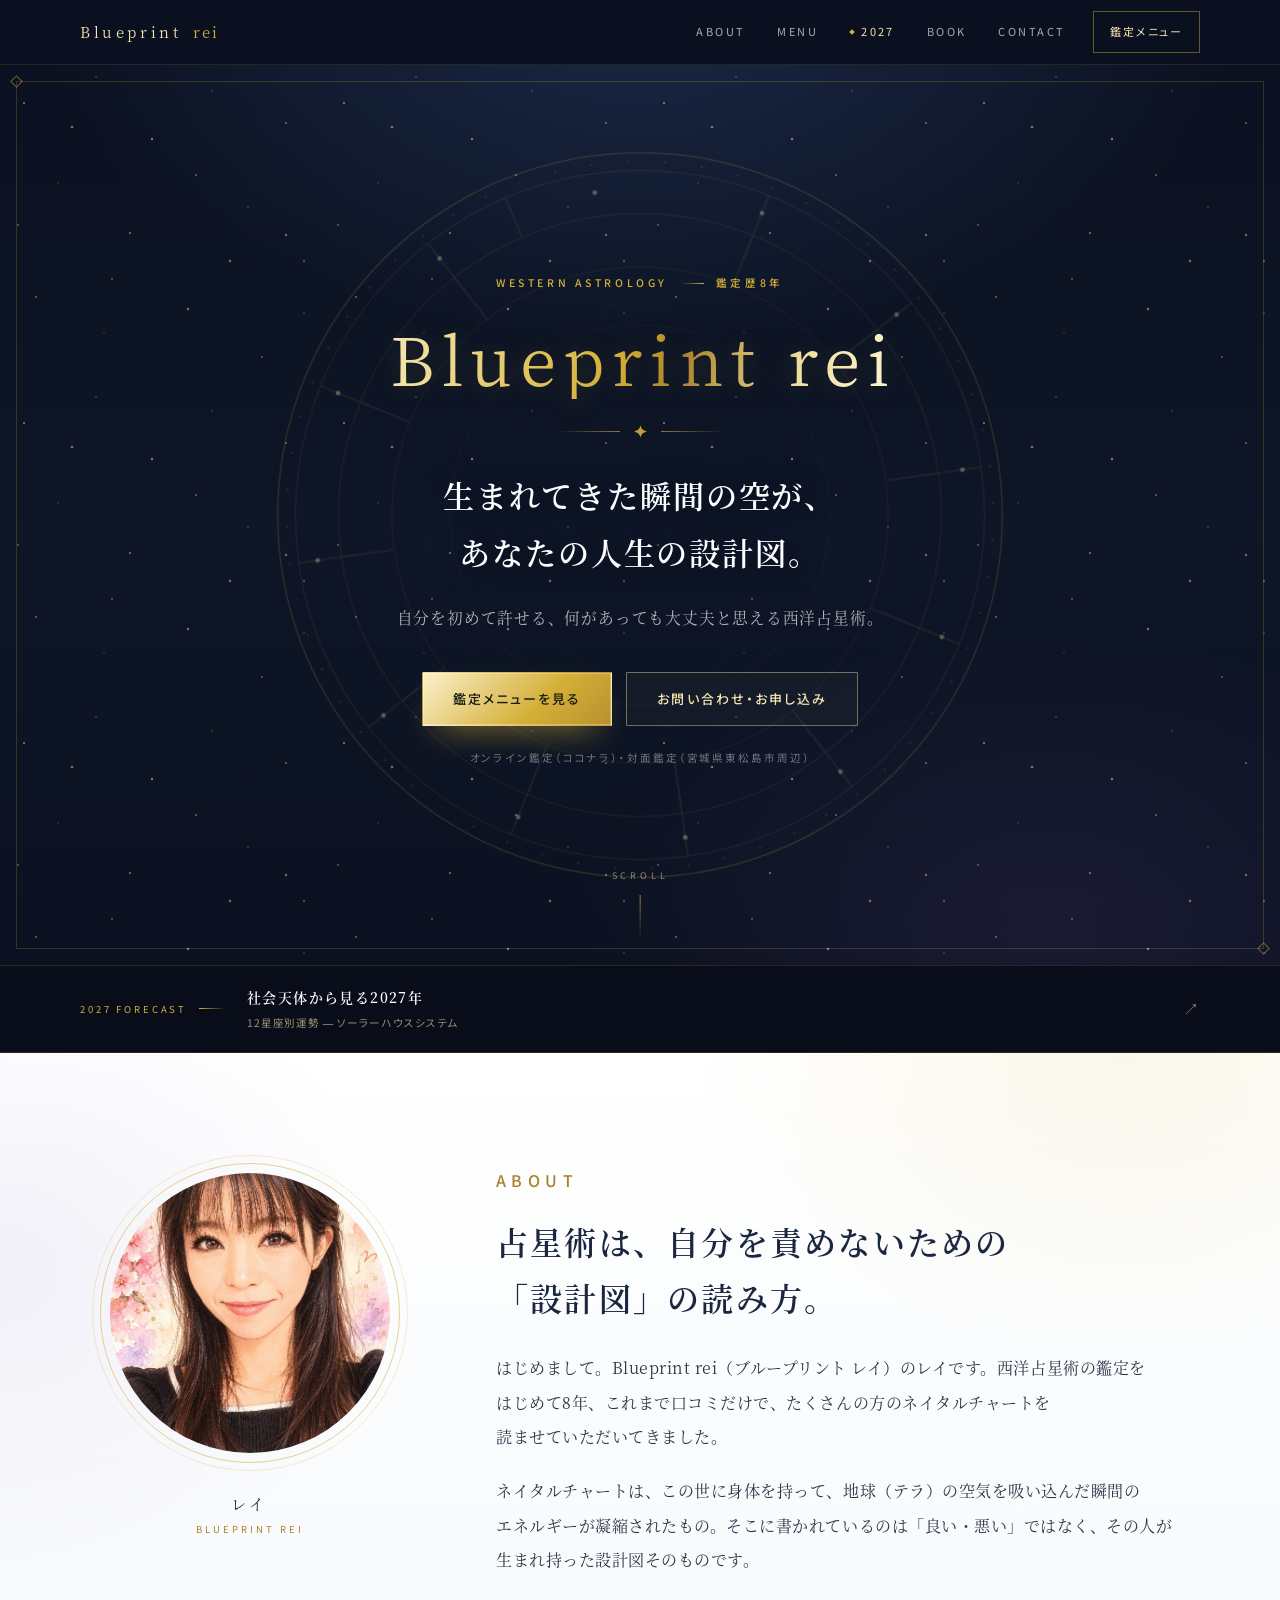
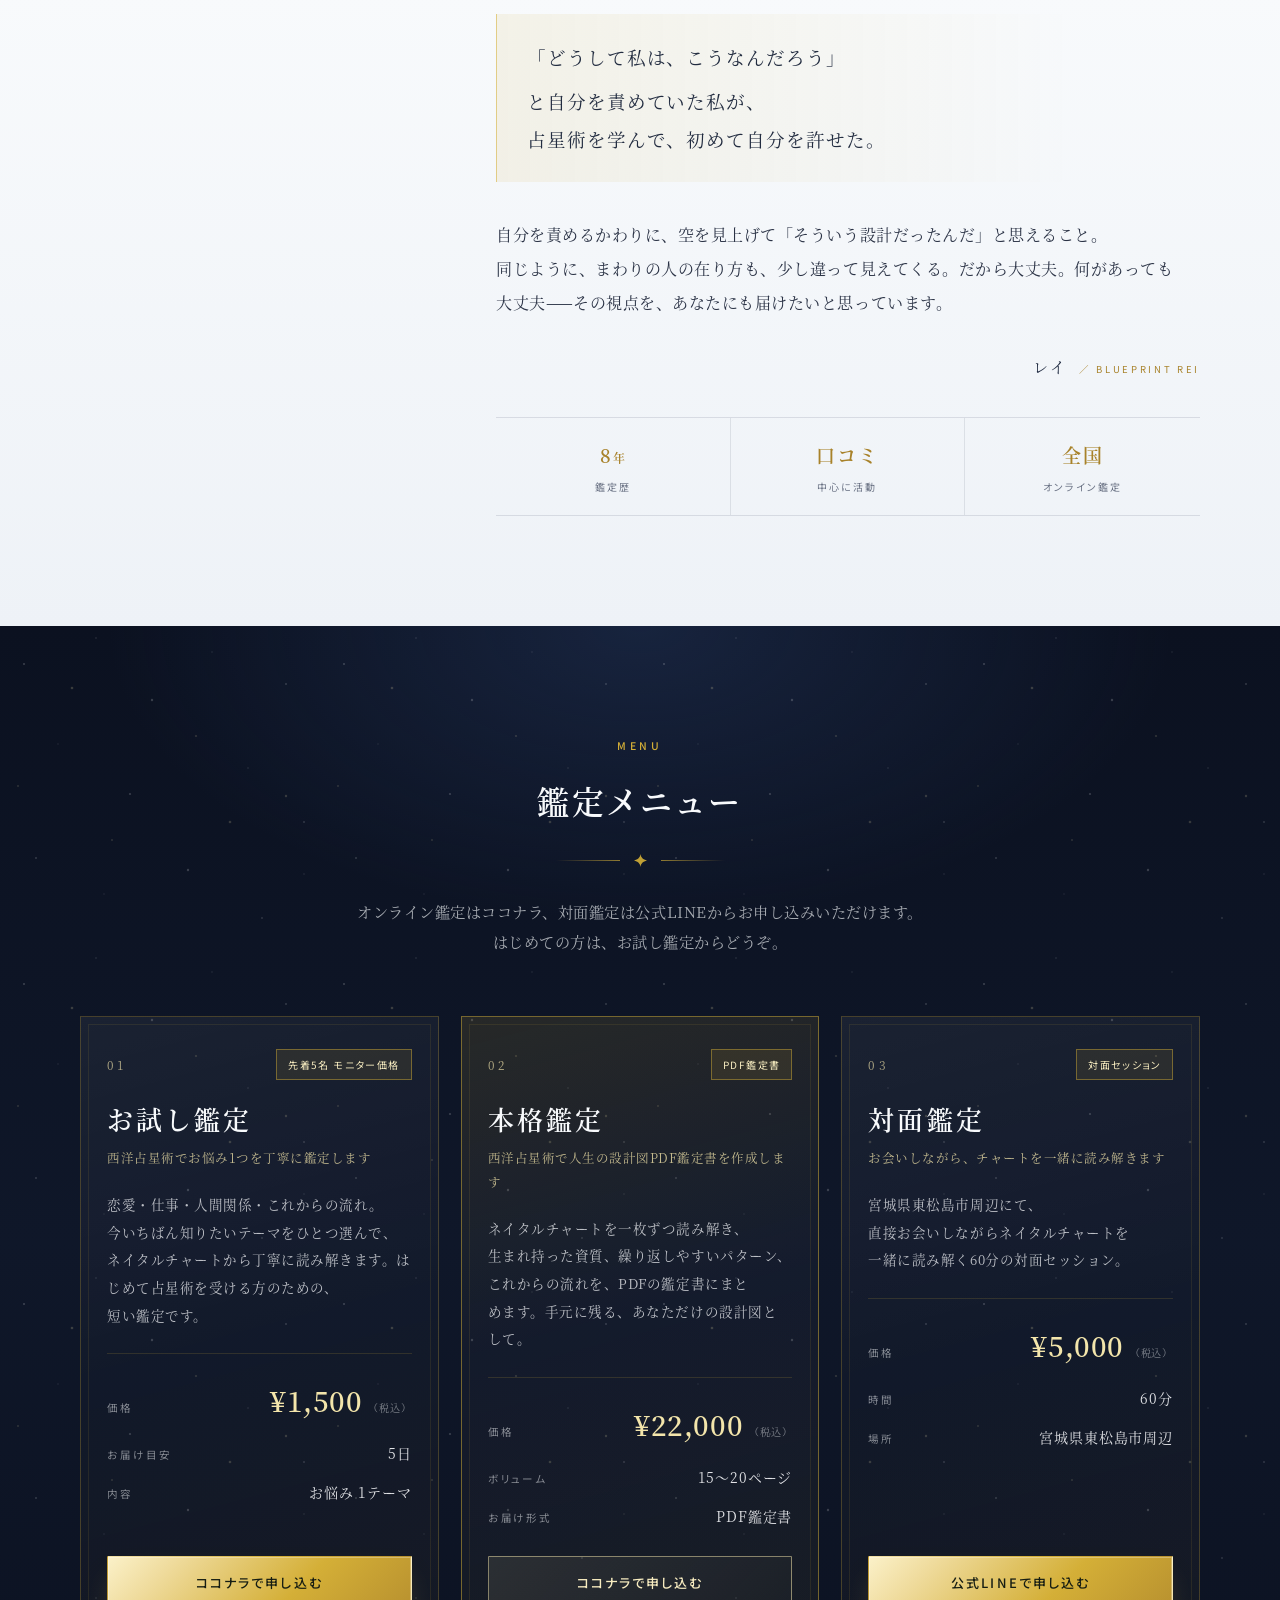
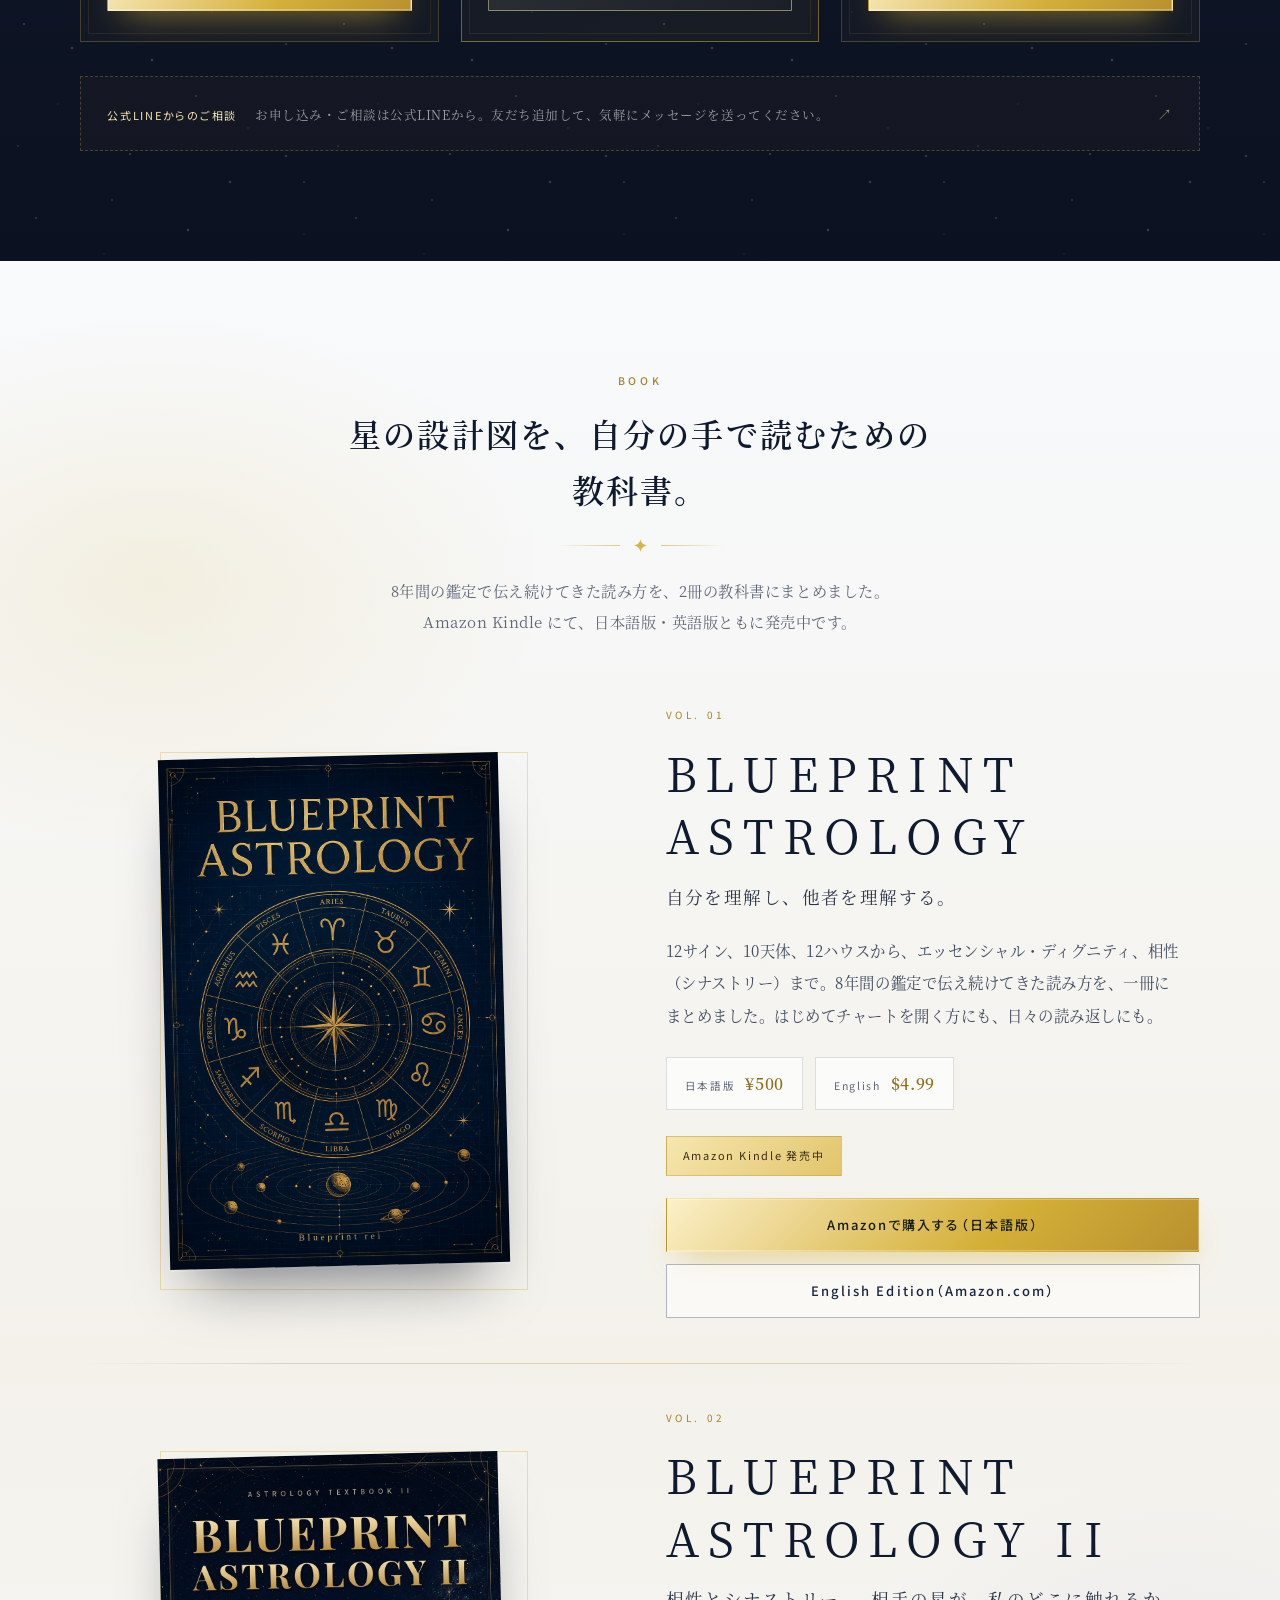
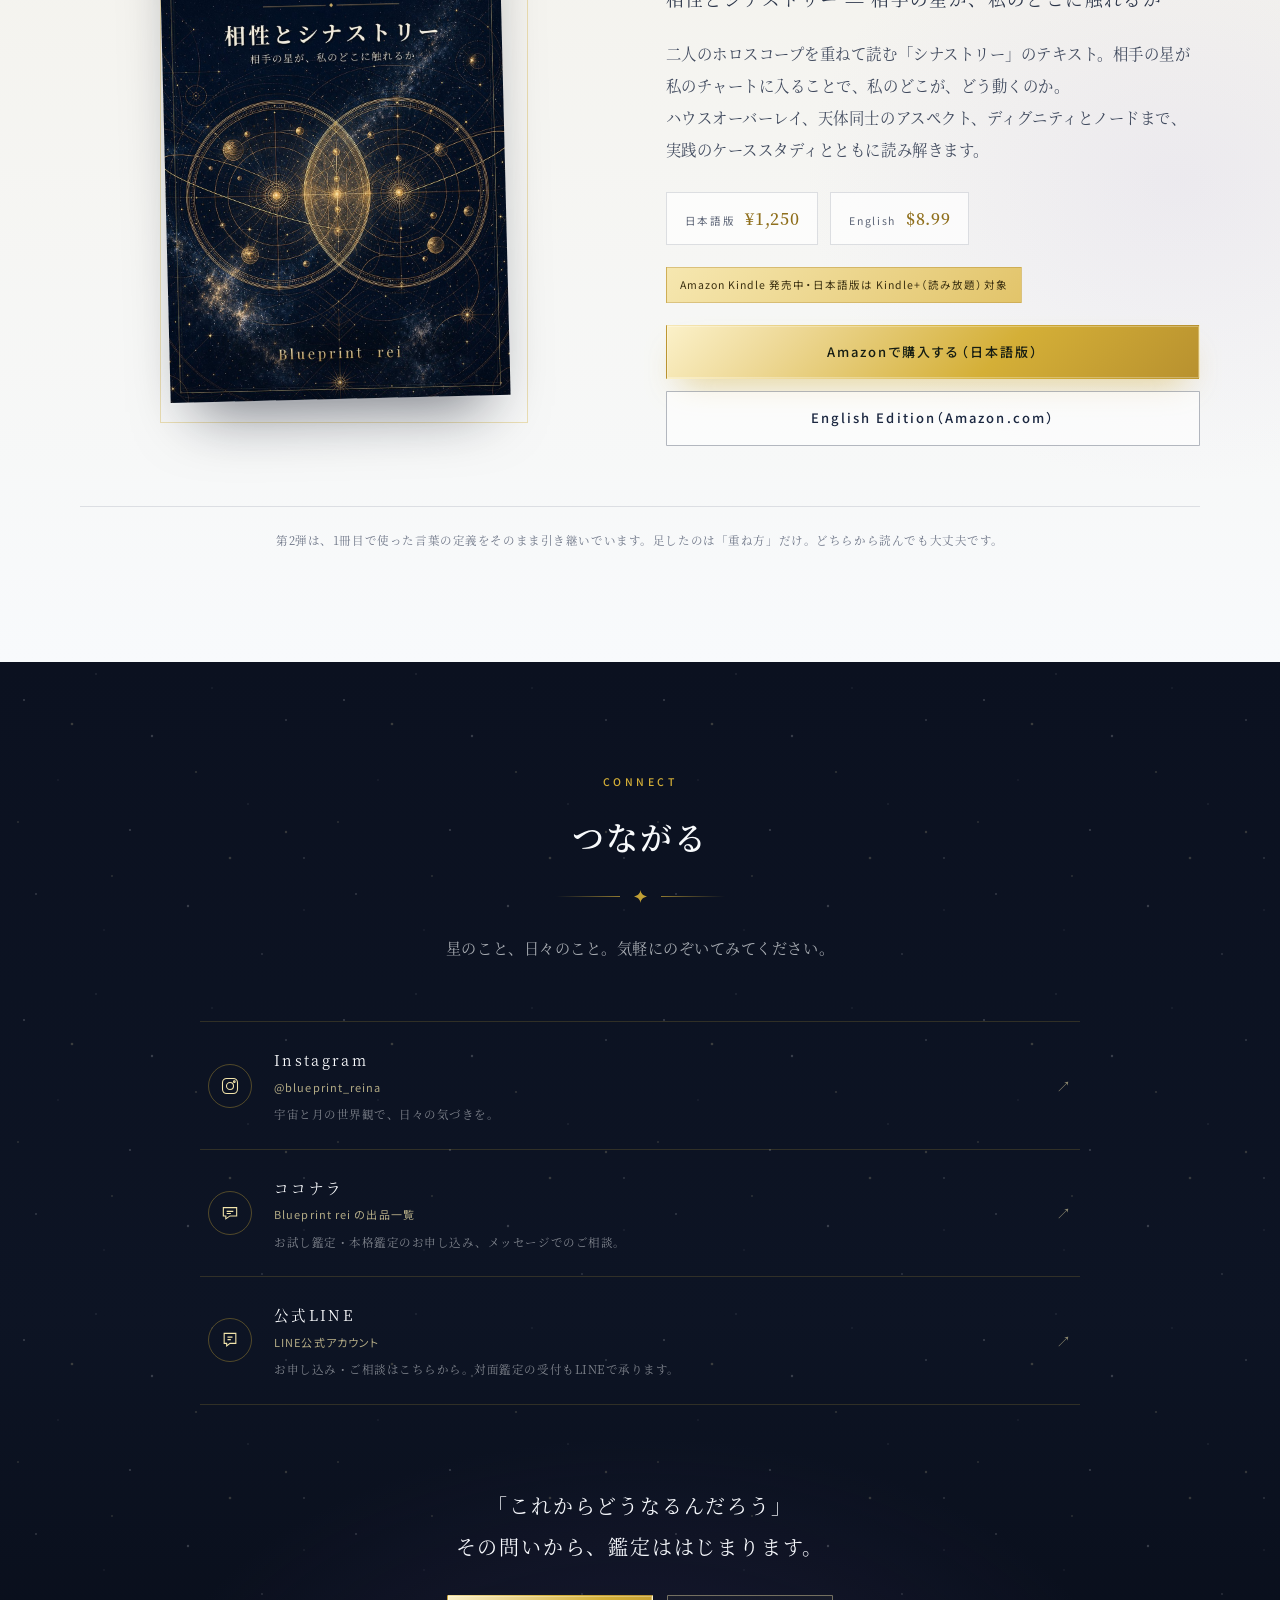
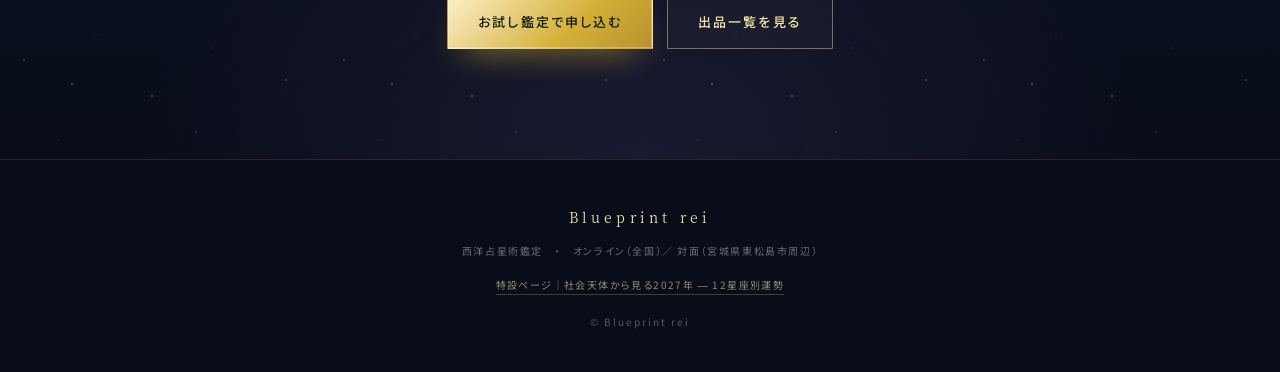
<file: index.html>
<!DOCTYPE html>
<html lang="ja">
<head>
<meta charset="utf-8">
<meta name="viewport" content="width=device-width, initial-scale=1">
<title>Blueprint rei｜生まれてきた瞬間の空が、あなたの人生の設計図。</title>
<meta name="description" content="西洋占星術鑑定 Blueprint rei（ブループリント レイ）。鑑定歴8年。ネイタルチャートから、自分を初めて許せる「何があっても大丈夫」と思える視点をお届けします。">
<link rel="icon" href="data:image/svg+xml,%3Csvg xmlns='http://www.w3.org/2000/svg' viewBox='0 0 24 24'%3E%3Crect width='24' height='24' fill='%230b1120'/%3E%3Cpath d='M12 3c.8 5.5 3.7 8.4 9 9-5.3.6-8.2 3.5-9 9-.8-5.5-3.7-8.4-9-9 5.3-.6 8.2-3.5 9-9Z' fill='%23d4af37'/%3E%3C/svg%3E">
<link rel="stylesheet" href="style.css">
</head>
<body>

<header class="site-header">
  <div class="wrap header-inner">
    <a class="brand" href="#top">Blueprint <i>rei</i></a>
    <nav class="nav" aria-label="メニュー">
      <a href="#about">About</a>
      <a href="#menu">Menu</a>
      <a class="nav-hl" href="horoscope-2027.html">2027</a>
      <a href="#book">Book</a>
      <a href="#contact">Contact</a>
    </nav>
    <a class="header-cta" href="#menu">鑑定メニュー</a>
  </div>
</header>

<main>

  <!-- ============ HERO ============ -->
  <section class="hero" id="top">
    <div class="hero-frame" aria-hidden="true"></div>
    <div class="stars" aria-hidden="true"></div>

    <!-- 星盤（装飾） -->
    <svg class="hero-wheel" viewBox="0 0 600 600" aria-hidden="true" fill="none">
      <g stroke="#d4af37" stroke-width=".8" opacity=".55">
        <circle cx="300" cy="300" r="286"/>
      </g>
      <g stroke="#d4af37" stroke-width=".5" opacity=".35">
        <circle cx="300" cy="300" r="272"/>
        <circle cx="300" cy="300" r="238"/>
        <circle cx="300" cy="300" r="196"/>
        <circle cx="300" cy="300" r="150"/>
        <circle cx="300" cy="300" r="96"/>
      </g>
      <circle cx="300" cy="300" r="279" stroke="#d4af37" stroke-width="1.1" opacity=".5" stroke-dasharray="1.2 28"/>
      <g stroke="#d4af37" stroke-width=".6" opacity=".4">
        <line x1="300" y1="62" x2="300" y2="28" transform="rotate(30 300 300)"/>
        <line x1="300" y1="62" x2="300" y2="28" transform="rotate(60 300 300)"/>
        <line x1="300" y1="62" x2="300" y2="28" transform="rotate(90 300 300)"/>
        <line x1="300" y1="62" x2="300" y2="28" transform="rotate(120 300 300)"/>
        <line x1="300" y1="62" x2="300" y2="28" transform="rotate(150 300 300)"/>
        <line x1="300" y1="62" x2="300" y2="28" transform="rotate(180 300 300)"/>
        <line x1="300" y1="62" x2="300" y2="28" transform="rotate(210 300 300)"/>
        <line x1="300" y1="62" x2="300" y2="28" transform="rotate(240 300 300)"/>
        <line x1="300" y1="62" x2="300" y2="28" transform="rotate(270 300 300)"/>
        <line x1="300" y1="62" x2="300" y2="28" transform="rotate(300 300 300)"/>
        <line x1="300" y1="62" x2="300" y2="28" transform="rotate(330 300 300)"/>
        <line x1="300" y1="62" x2="300" y2="28" transform="rotate(345 300 300)"/>
      </g>
      <g stroke="#f3e5ab" stroke-width=".6" opacity=".45">
        <line x1="300" y1="62" x2="300" y2="104" transform="rotate(30 300 300)"/>
        <line x1="300" y1="62" x2="300" y2="104" transform="rotate(60 300 300)"/>
        <line x1="300" y1="62" x2="300" y2="104" transform="rotate(90 300 300)"/>
        <line x1="300" y1="62" x2="300" y2="104" transform="rotate(120 300 300)"/>
        <line x1="300" y1="62" x2="300" y2="104" transform="rotate(150 300 300)"/>
        <line x1="300" y1="62" x2="300" y2="104" transform="rotate(180 300 300)"/>
        <line x1="300" y1="62" x2="300" y2="104" transform="rotate(210 300 300)"/>
        <line x1="300" y1="62" x2="300" y2="104" transform="rotate(240 300 300)"/>
        <line x1="300" y1="62" x2="300" y2="104" transform="rotate(270 300 300)"/>
        <line x1="300" y1="62" x2="300" y2="104" transform="rotate(300 300 300)"/>
        <line x1="300" y1="62" x2="300" y2="104" transform="rotate(330 300 300)"/>
      </g>
      <g fill="#f3e5ab" opacity=".7">
        <circle cx="300" cy="43" r="1.8"/>
        <circle cx="300" cy="43" r="1.8" transform="rotate(30 300 300)"/>
        <circle cx="300" cy="43" r="1.8" transform="rotate(60 300 300)"/>
        <circle cx="300" cy="43" r="1.8" transform="rotate(90 300 300)"/>
        <circle cx="300" cy="43" r="1.8" transform="rotate(120 300 300)"/>
        <circle cx="300" cy="43" r="1.8" transform="rotate(150 300 300)"/>
        <circle cx="300" cy="43" r="1.8" transform="rotate(180 300 300)"/>
        <circle cx="300" cy="43" r="1.8" transform="rotate(210 300 300)"/>
        <circle cx="300" cy="43" r="1.8" transform="rotate(240 300 300)"/>
        <circle cx="300" cy="43" r="1.8" transform="rotate(270 300 300)"/>
        <circle cx="300" cy="43" r="1.8" transform="rotate(300 300 300)"/>
        <circle cx="300" cy="43" r="1.8" transform="rotate(330 300 300)"/>
      </g>
      <g stroke="#d4af37" stroke-width=".45" opacity=".22">
        <polygon points="300,130 447.2,385 152.8,385"/>
        <polygon points="300,130 470,300 300,470 130,300"/>
      </g>
      <g stroke="#d4af37" stroke-width=".5" opacity=".3">
        <line x1="300" y1="204" x2="300" y2="396" transform="rotate(45 300 300)"/>
        <line x1="300" y1="204" x2="300" y2="396" transform="rotate(135 300 300)"/>
      </g>
      <circle cx="300" cy="300" r="6" fill="#d4af37" opacity=".5"/>
    </svg>

    <div class="wrap hero-inner">
      <p class="eyebrow">Western Astrology <span class="sep"></span> 鑑定歴8年</p>

      <h1 class="hero-brand gold-text">Blueprint rei</h1>

      <div class="orn" aria-hidden="true">
        <i></i><svg viewBox="0 0 24 24" class="spark"><path d="M12 0c.9 6.6 4.5 10.2 12 12-7.5 1.8-11.1 5.4-12 12-.9-6.6-4.5-10.2-12-12C7.5 10.2 11.1 6.6 12 0Z"/></svg><i></i>
      </div>

      <p class="hero-copy">生まれてきた瞬間の空が、<br>あなたの人生の設計図。</p>
      <p class="hero-sub">自分を初めて許せる、<br class="sp">何があっても大丈夫と思える西洋占星術。</p>

      <div class="hero-actions">
        <a class="btn btn-gold" href="#menu">鑑定メニューを見る</a>
        <a class="btn btn-ghost" href="#contact">お問い合わせ・お申し込み</a>
      </div>

      <p class="hero-note">オンライン鑑定（ココナラ）・対面鑑定（宮城県東松島市周辺）</p>
    </div>

    <a class="scroll-hint" href="#about"><span>Scroll</span></a>
  </section>

  <!-- ============ 2027 FEATURE ============ -->
  <a class="h27-band" href="horoscope-2027.html">
    <span class="wrap h27-band-inner">
      <span class="h27-band-tag">2027 Forecast</span>
      <span class="h27-band-text">
        <b>社会天体から見る2027年</b>
        <span class="h27-band-sub">12星座別運勢 ― ソーラーハウスシステム</span>
      </span>
      <span class="h27-band-arrow" aria-hidden="true">↗</span>
    </span>
  </a>

  <!-- ============ ABOUT ============ -->
  <section class="section about" id="about">
    <div class="wrap about-grid">
      <div class="about-visual">
        <div class="portrait">
          <img src="assets/rena-sakura-icon.jpg" alt="Blueprint rei（レイ）のプロフィール画像">
        </div>
        <p class="portrait-caption">
          <span class="pc-name">レイ</span>
          <span class="pc-en">Blueprint rei</span>
        </p>
      </div>

      <div class="about-text">
        <p class="eyebrow">About</p>
        <h2 class="section-title">占星術は、自分を責めないための<br>「設計図」の読み方。</h2>

        <p>はじめまして。Blueprint rei（ブループリント レイ）のレイです。西洋占星術の鑑定をはじめて8年、これまで口コミだけで、たくさんの方のネイタルチャートを読ませていただいてきました。</p>

        <p>ネイタルチャートは、この世に身体を持って、地球（テラ）の空気を吸い込んだ瞬間のエネルギーが凝縮されたもの。そこに書かれているのは「良い・悪い」ではなく、その人が生まれ持った設計図そのものです。</p>

        <blockquote>
          <p>「どうして私は、こうなんだろう」</p>
          <p>と自分を責めていた私が、<br>占星術を学んで、<br class="sp">初めて自分を許せた。</p>
        </blockquote>

        <p>自分を責めるかわりに、空を見上げて「そういう設計だったんだ」と思えること。同じように、まわりの人の在り方も、少し違って見えてくる。だから大丈夫。何があっても大丈夫——その視点を、あなたにも届けたいと思っています。</p>

        <p class="sign">レイ<span>／ Blueprint rei</span></p>

        <ul class="facts">
          <li><b>8<small>年</small></b><span>鑑定歴</span></li>
          <li><b>口コミ</b><span>中心に活動</span></li>
          <li><b>全国</b><span>オンライン鑑定</span></li>
        </ul>
      </div>
    </div>
  </section>

  <!-- ============ MENU ============ -->
  <section class="section menu" id="menu">
    <div class="stars stars--soft" aria-hidden="true"></div>
    <div class="wrap">
      <header class="section-head">
        <p class="eyebrow">Menu</p>
        <h2 class="section-title">鑑定メニュー</h2>
        <div class="orn" aria-hidden="true"><i></i><svg viewBox="0 0 24 24" class="spark"><path d="M12 0c.9 6.6 4.5 10.2 12 12-7.5 1.8-11.1 5.4-12 12-.9-6.6-4.5-10.2-12-12C7.5 10.2 11.1 6.6 12 0Z"/></svg><i></i></div>
        <p class="lead">オンライン鑑定はココナラ、対面鑑定は公式LINEからお申し込みいただけます。<br class="pc">はじめての方は、お試し鑑定からどうぞ。</p>
      </header>

      <div class="cards">

        <article class="card">
          <div class="card-head">
            <span class="num">01</span>
            <span class="ribbon">先着5名 モニター価格</span>
          </div>
          <h3>お試し鑑定</h3>
          <p class="card-sub">西洋占星術でお悩み1つを丁寧に鑑定します</p>
          <p class="card-desc">恋愛・仕事・人間関係・これからの流れ。今いちばん知りたいテーマをひとつ選んで、ネイタルチャートから丁寧に読み解きます。はじめて占星術を受ける方のための、短い鑑定です。</p>
          <dl class="specs">
            <div><dt>価格</dt><dd><em>¥1,500</em><small>（税込）</small></dd></div>
            <div><dt>お届け目安</dt><dd>5日</dd></div>
            <div><dt>内容</dt><dd>お悩み 1テーマ</dd></div>
          </dl>
          <a class="btn btn-gold btn-block" href="https://coconala.com/services/4519594" target="_blank" rel="noopener">ココナラで申し込む</a>
        </article>

        <article class="card card--featured">
          <div class="card-head">
            <span class="num">02</span>
            <span class="ribbon">PDF鑑定書</span>
          </div>
          <h3>本格鑑定</h3>
          <p class="card-sub">西洋占星術で人生の設計図PDF鑑定書を作成します</p>
          <p class="card-desc">ネイタルチャートを一枚ずつ読み解き、生まれ持った資質、繰り返しやすいパターン、これからの流れを、PDFの鑑定書にまとめます。手元に残る、あなただけの設計図として。</p>
          <dl class="specs">
            <div><dt>価格</dt><dd><em>¥22,000</em><small>（税込）</small></dd></div>
            <div><dt>ボリューム</dt><dd>15〜20ページ</dd></div>
            <div><dt>お届け形式</dt><dd>PDF鑑定書</dd></div>
          </dl>
          <a class="btn btn-outline-light btn-block" href="https://coconala.com/services/4488143" target="_blank" rel="noopener">ココナラで申し込む</a>
        </article>

        <article class="card">
          <div class="card-head">
            <span class="num">03</span>
            <span class="ribbon">対面セッション</span>
          </div>
          <h3>対面鑑定</h3>
          <p class="card-sub">お会いしながら、チャートを一緒に読み解きます</p>
          <p class="card-desc">宮城県東松島市周辺にて、直接お会いしながらネイタルチャートを一緒に読み解く60分の対面セッション。</p>
          <dl class="specs">
            <div><dt>価格</dt><dd><em>¥5,000</em><small>（税込）</small></dd></div>
            <div><dt>時間</dt><dd>60分</dd></div>
            <div><dt>場所</dt><dd>宮城県東松島市周辺</dd></div>
          </dl>
          <a class="btn btn-gold btn-block" href="https://lin.ee/zJcbJPP" target="_blank" rel="noopener">公式LINEで申し込む</a>
        </article>

      </div>

      <a class="line-note" href="https://lin.ee/zJcbJPP" target="_blank" rel="noopener">
        <span class="ln-label">公式LINEからのご相談</span>
        <span class="ln-body">お申し込み・ご相談は公式LINEから。友だち追加して、気軽にメッセージを送ってください。</span>
        <span class="ln-arrow" aria-hidden="true">↗</span>
      </a>
    </div>
  </section>

  <!-- ============ BOOK ============ -->
  <section class="section book" id="book">
    <div class="wrap">
      <header class="book-head">
        <p class="eyebrow">Book</p>
        <h2 class="section-title">星の設計図を、自分の手で読む<span class="nw">ための</span><br class="pc">教科書。</h2>
        <div class="orn" aria-hidden="true"><i></i><svg viewBox="0 0 24 24" class="spark"><path d="M12 0c.9 6.6 4.5 10.2 12 12-7.5 1.8-11.1 5.4-12 12-.9-6.6-4.5-10.2-12-12C7.5 10.2 11.1 6.6 12 0Z"/></svg><i></i></div>
        <p class="lead">8年間の鑑定で伝え続けてきた読み方を、2冊の教科書にまとめました。<br class="pc">Amazon Kindle にて、日本語版・英語版ともに発売中です。</p>
      </header>

      <div class="book-volumes">

        <!-- Vol.01 -->
        <article class="book-vol book-grid">
          <figure class="book-cover">
            <img src="assets/kindle-cover-navy-author.png" alt="Kindle書籍『BLUEPRINT ASTROLOGY』の表紙">
          </figure>
          <div class="book-text">
            <p class="vol-num">Vol. 01</p>
            <h3 class="book-title">BLUEPRINT<br>ASTROLOGY</h3>
            <p class="book-sub">自分を理解し、他者を理解する。</p>
            <p class="book-desc">12サイン、10天体、12ハウスから、エッセンシャル・ディグニティ、相性（シナストリー）まで。8年間の鑑定で伝え続けてきた読み方を、一冊にまとめました。はじめてチャートを開く方にも、日々の読み返しにも。</p>
            <ul class="chips">
              <li><span>日本語版</span><b>¥500</b></li>
              <li><span>English</span><b>$4.99</b></li>
            </ul>
            <p class="badge">Amazon Kindle 発売中</p>
            <div class="book-buy">
              <a class="btn btn-gold" href="https://www.amazon.co.jp/dp/B0HSNHMLZ5" target="_blank" rel="noopener">Amazonで購入する（日本語版）</a>
              <a class="btn btn-outline" href="https://www.amazon.com/dp/B0HSNL96H8" target="_blank" rel="noopener">English Edition（Amazon.com）</a>
            </div>
          </div>
        </article>

        <!-- Vol.02 -->
        <article class="book-vol book-grid">
          <figure class="book-cover">
            <img src="assets/kindle-cover-2-synastry.jpg" alt="Kindle書籍『BLUEPRINT ASTROLOGY II 相性とシナストリー』の表紙">
          </figure>
          <div class="book-text">
            <p class="vol-num">Vol. 02</p>
            <h3 class="book-title">BLUEPRINT<br>ASTROLOGY II</h3>
            <p class="book-sub">相性とシナストリー ― 相手の星が、私のどこに触れるか</p>
            <p class="book-desc">二人のホロスコープを重ねて読む「シナストリー」のテキスト。相手の星が私のチャートに入ることで、私のどこが、どう動くのか。ハウスオーバーレイ、天体同士のアスペクト、ディグニティとノードまで、実践のケーススタディとともに読み解きます。</p>
            <ul class="chips">
              <li><span>日本語版</span><b>¥1,250</b></li>
              <li><span>English</span><b>$8.99</b></li>
            </ul>
            <p class="badge badge--ku">Amazon Kindle 発売中・日本語版は Kindle+（読み放題）対象</p>
            <div class="book-buy">
              <a class="btn btn-gold" href="https://www.amazon.co.jp/dp/B0HSQHTVDC" target="_blank" rel="noopener">Amazonで購入する（日本語版）</a>
              <a class="btn btn-outline" href="https://www.amazon.com/dp/B0HSQL1J79" target="_blank" rel="noopener">English Edition（Amazon.com）</a>
            </div>
          </div>
        </article>

      </div>

      <p class="book-note book-note--foot">第2弾は、1冊目で使った言葉の定義をそのまま引き継いでいます。足したのは「重ね方」だけ。どちらから読んでも大丈夫です。</p>
    </div>
  </section>

  <!-- ============ CONTACT ============ -->
  <section class="section contact" id="contact">
    <div class="stars stars--soft" aria-hidden="true"></div>
    <div class="wrap">
      <header class="section-head">
        <p class="eyebrow">Connect</p>
        <h2 class="section-title">つながる</h2>
        <div class="orn" aria-hidden="true"><i></i><svg viewBox="0 0 24 24" class="spark"><path d="M12 0c.9 6.6 4.5 10.2 12 12-7.5 1.8-11.1 5.4-12 12-.9-6.6-4.5-10.2-12-12C7.5 10.2 11.1 6.6 12 0Z"/></svg><i></i></div>
        <p class="lead">星のこと、日々のこと。気軽にのぞいてみてください。</p>
      </header>

      <ul class="social">
        <li>
          <a href="https://www.instagram.com/blueprint_reina/" target="_blank" rel="noopener">
            <span class="ico" aria-hidden="true">
              <svg viewBox="0 0 24 24" fill="none" stroke="currentColor" stroke-width="1.3"><rect x="3" y="3" width="18" height="18" rx="5"/><circle cx="12" cy="12" r="4.2"/><circle cx="17.2" cy="6.8" r="1"/></svg>
            </span>
            <span class="sns-body">
              <span class="sns-name">Instagram</span>
              <span class="sns-id">@blueprint_reina</span>
              <span class="sns-desc">宇宙と月の世界観で、日々の気づきを。</span>
            </span>
            <span class="arrow" aria-hidden="true">↗</span>
          </a>
        </li>
        <li>
          <a href="https://coconala.com/users/694138" target="_blank" rel="noopener">
            <span class="ico" aria-hidden="true">
              <svg viewBox="0 0 24 24" fill="none" stroke="currentColor" stroke-width="1.3"><path d="M4 5.5h16v10H12l-5 3.5v-3.5H4z"/><path d="M8 10h8M8 12.6h5"/></svg>
            </span>
            <span class="sns-body">
              <span class="sns-name">ココナラ</span>
              <span class="sns-id">Blueprint rei の出品一覧</span>
              <span class="sns-desc">お試し鑑定・本格鑑定のお申し込み、メッセージでのご相談。</span>
            </span>
            <span class="arrow" aria-hidden="true">↗</span>
          </a>
        </li>
        <li>
          <a href="https://lin.ee/zJcbJPP" target="_blank" rel="noopener">
            <span class="ico" aria-hidden="true">
              <svg viewBox="0 0 24 24" fill="none" stroke="currentColor" stroke-width="1.3"><path d="M5 4h14v12H12l-4 3v-3H5z"/><path d="M9 8.5h6M9 11.5h4"/></svg>
            </span>
            <span class="sns-body">
              <span class="sns-name">公式LINE</span>
              <span class="sns-id">LINE公式アカウント</span>
              <span class="sns-desc">お申し込み・ご相談はこちらから。対面鑑定の受付もLINEで承ります。</span>
            </span>
            <span class="arrow" aria-hidden="true">↗</span>
          </a>
        </li>
      </ul>

      <div class="contact-cta">
        <p class="contact-cta-text">「これからどうなるんだろう」<br>その問いから、鑑定ははじまります。</p>
        <div class="hero-actions">
          <a class="btn btn-gold" href="https://coconala.com/services/4519594" target="_blank" rel="noopener">お試し鑑定で申し込む</a>
          <a class="btn btn-ghost" href="https://coconala.com/users/694138" target="_blank" rel="noopener">出品一覧を見る</a>
        </div>
      </div>
    </div>
  </section>

</main>

<footer class="site-footer">
  <div class="wrap">
    <p class="footer-brand">Blueprint rei</p>
    <p class="footer-line">西洋占星術鑑定　・　オンライン（全国）<br class="sp">／ 対面（宮城県東松島市周辺）</p>
    <p class="footer-link"><a href="horoscope-2027.html">特設ページ｜社会天体から見る2027年 ― 12星座別運勢</a></p>
    <p class="copyright">© Blueprint rei</p>
  </div>
</footer>

</body>
</html>
</file>
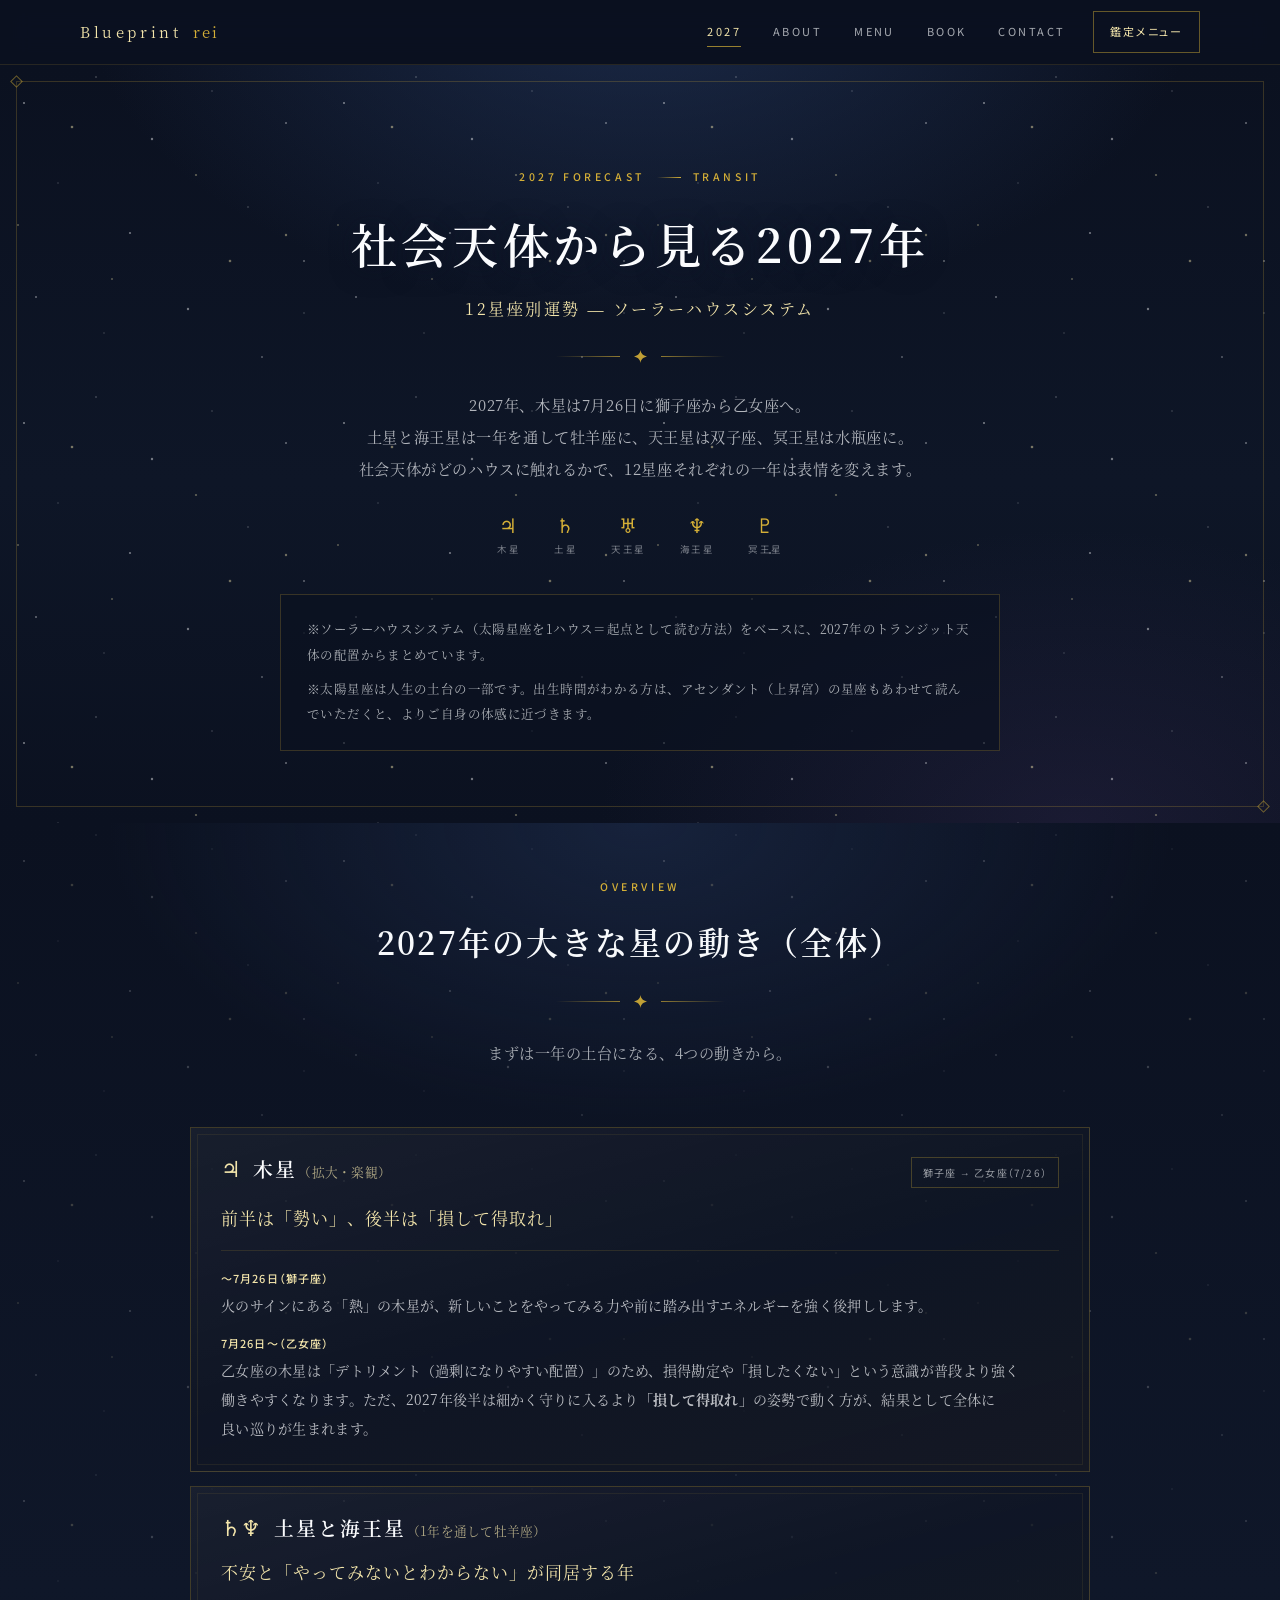
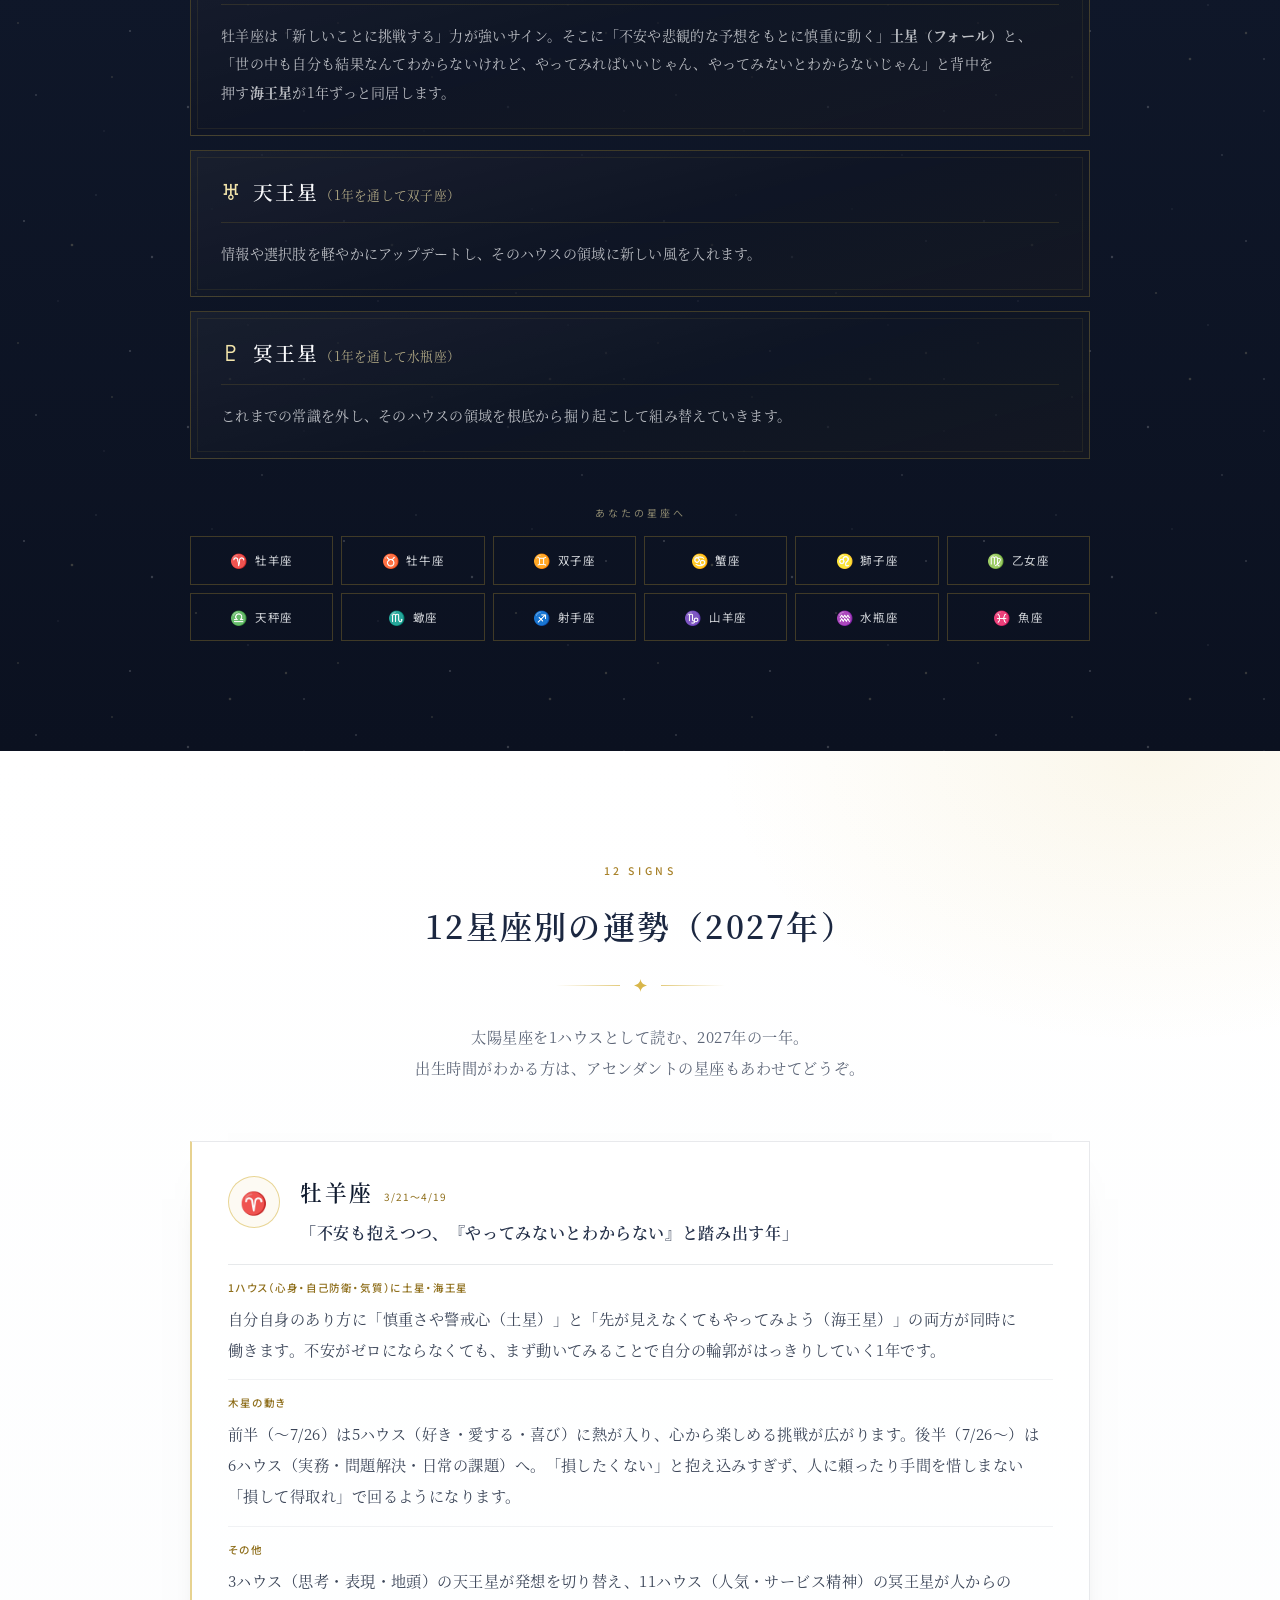
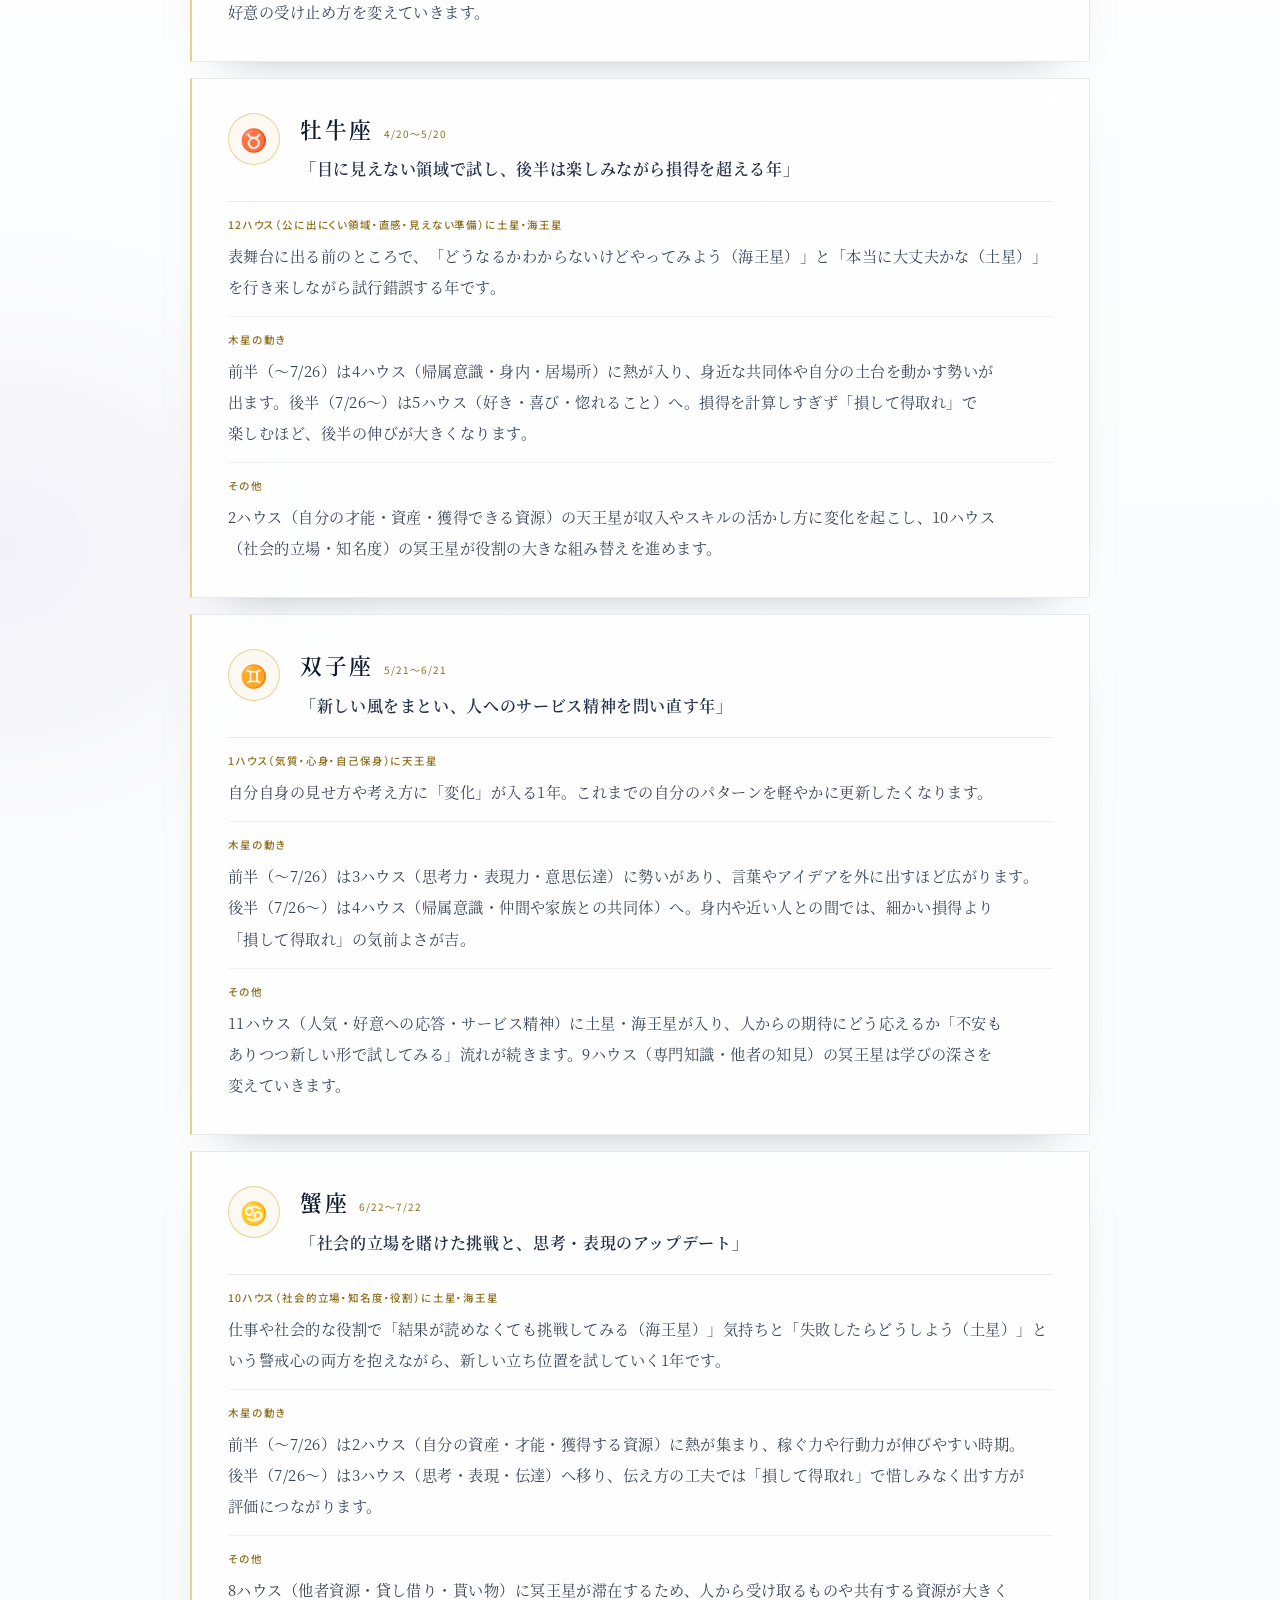
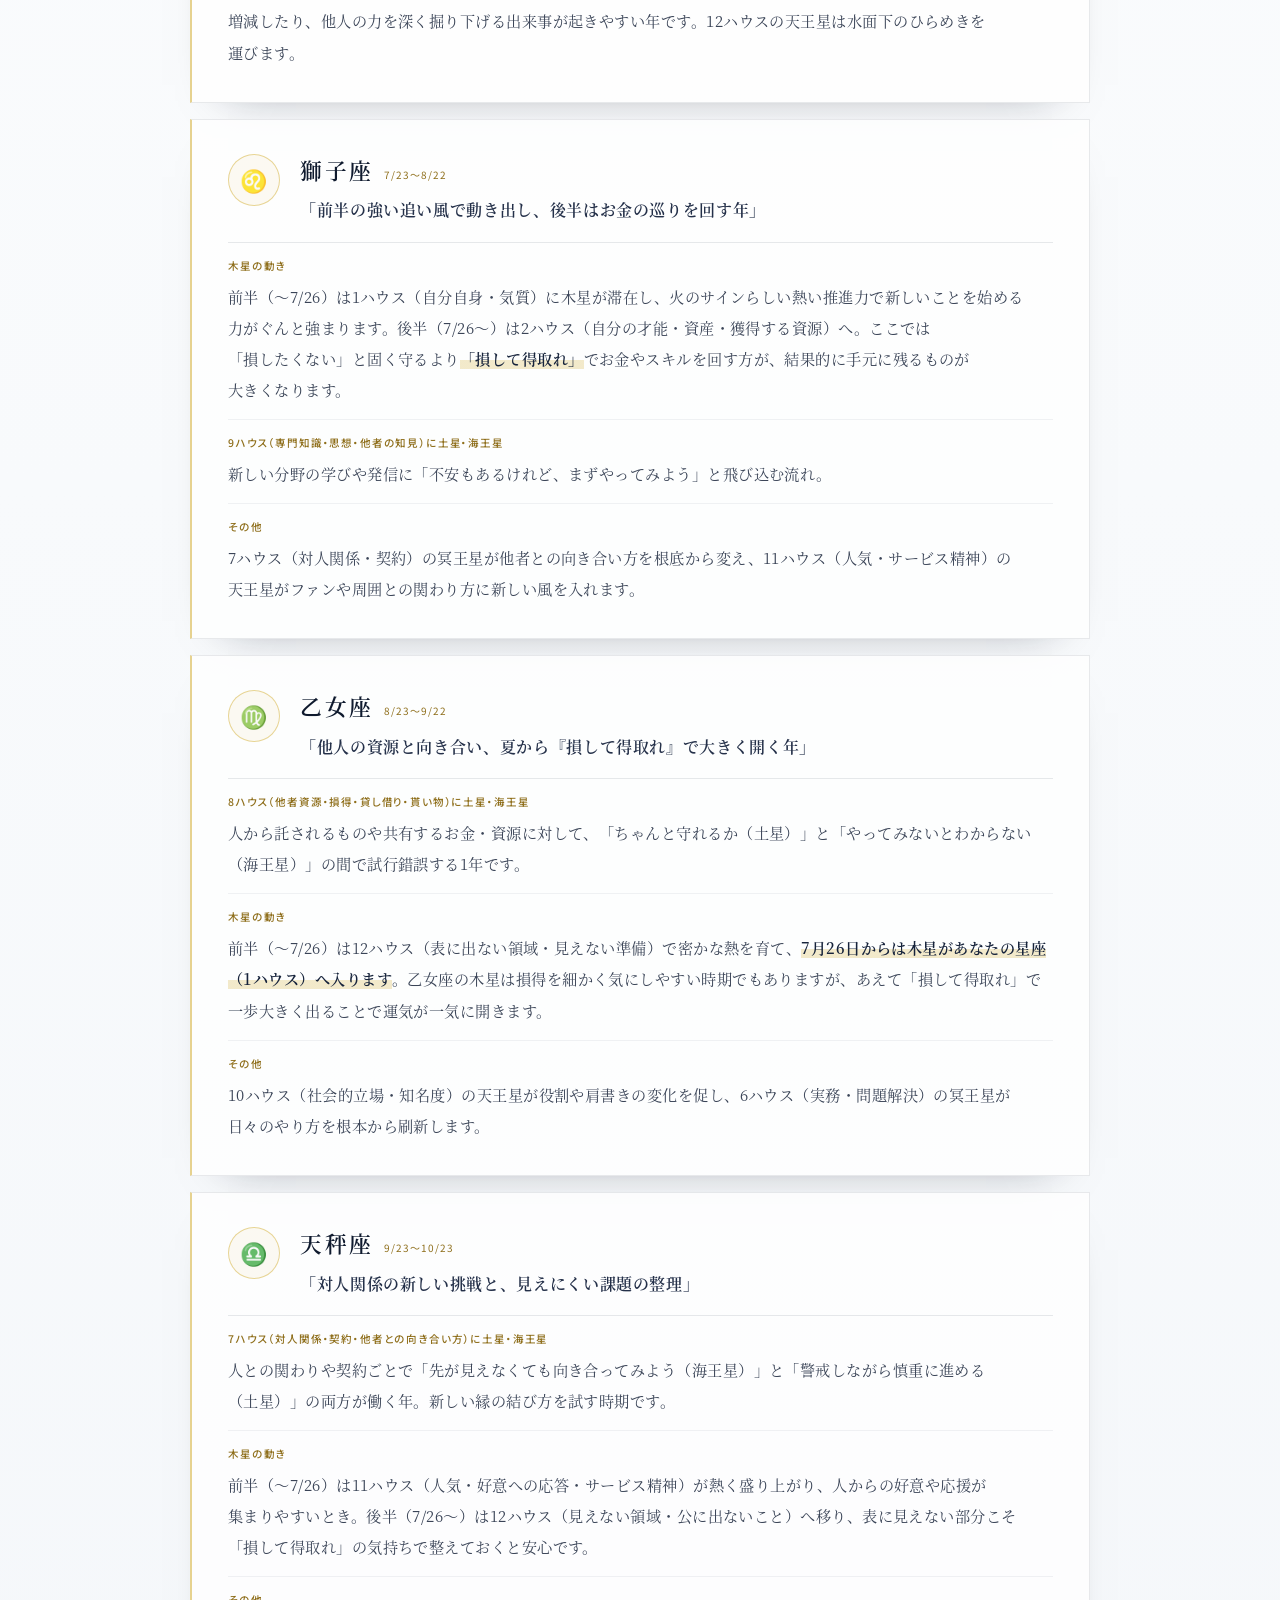
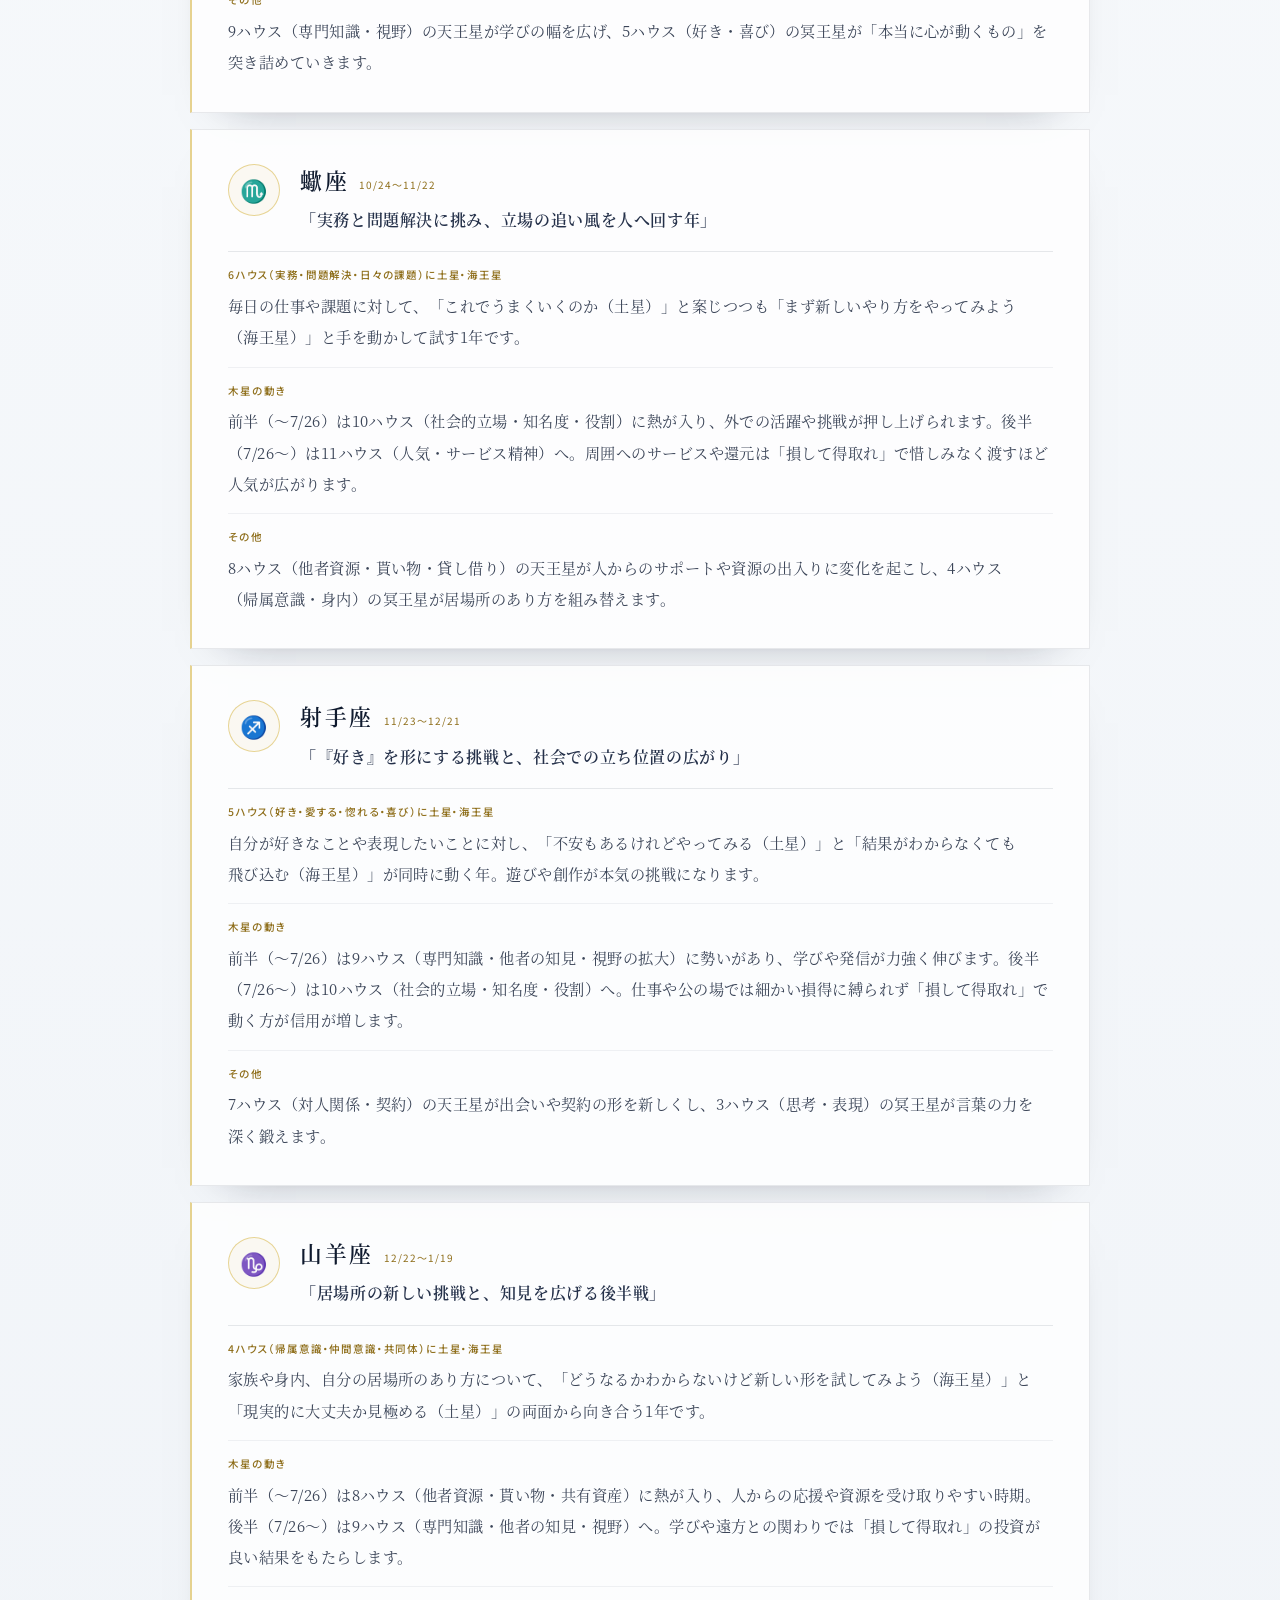
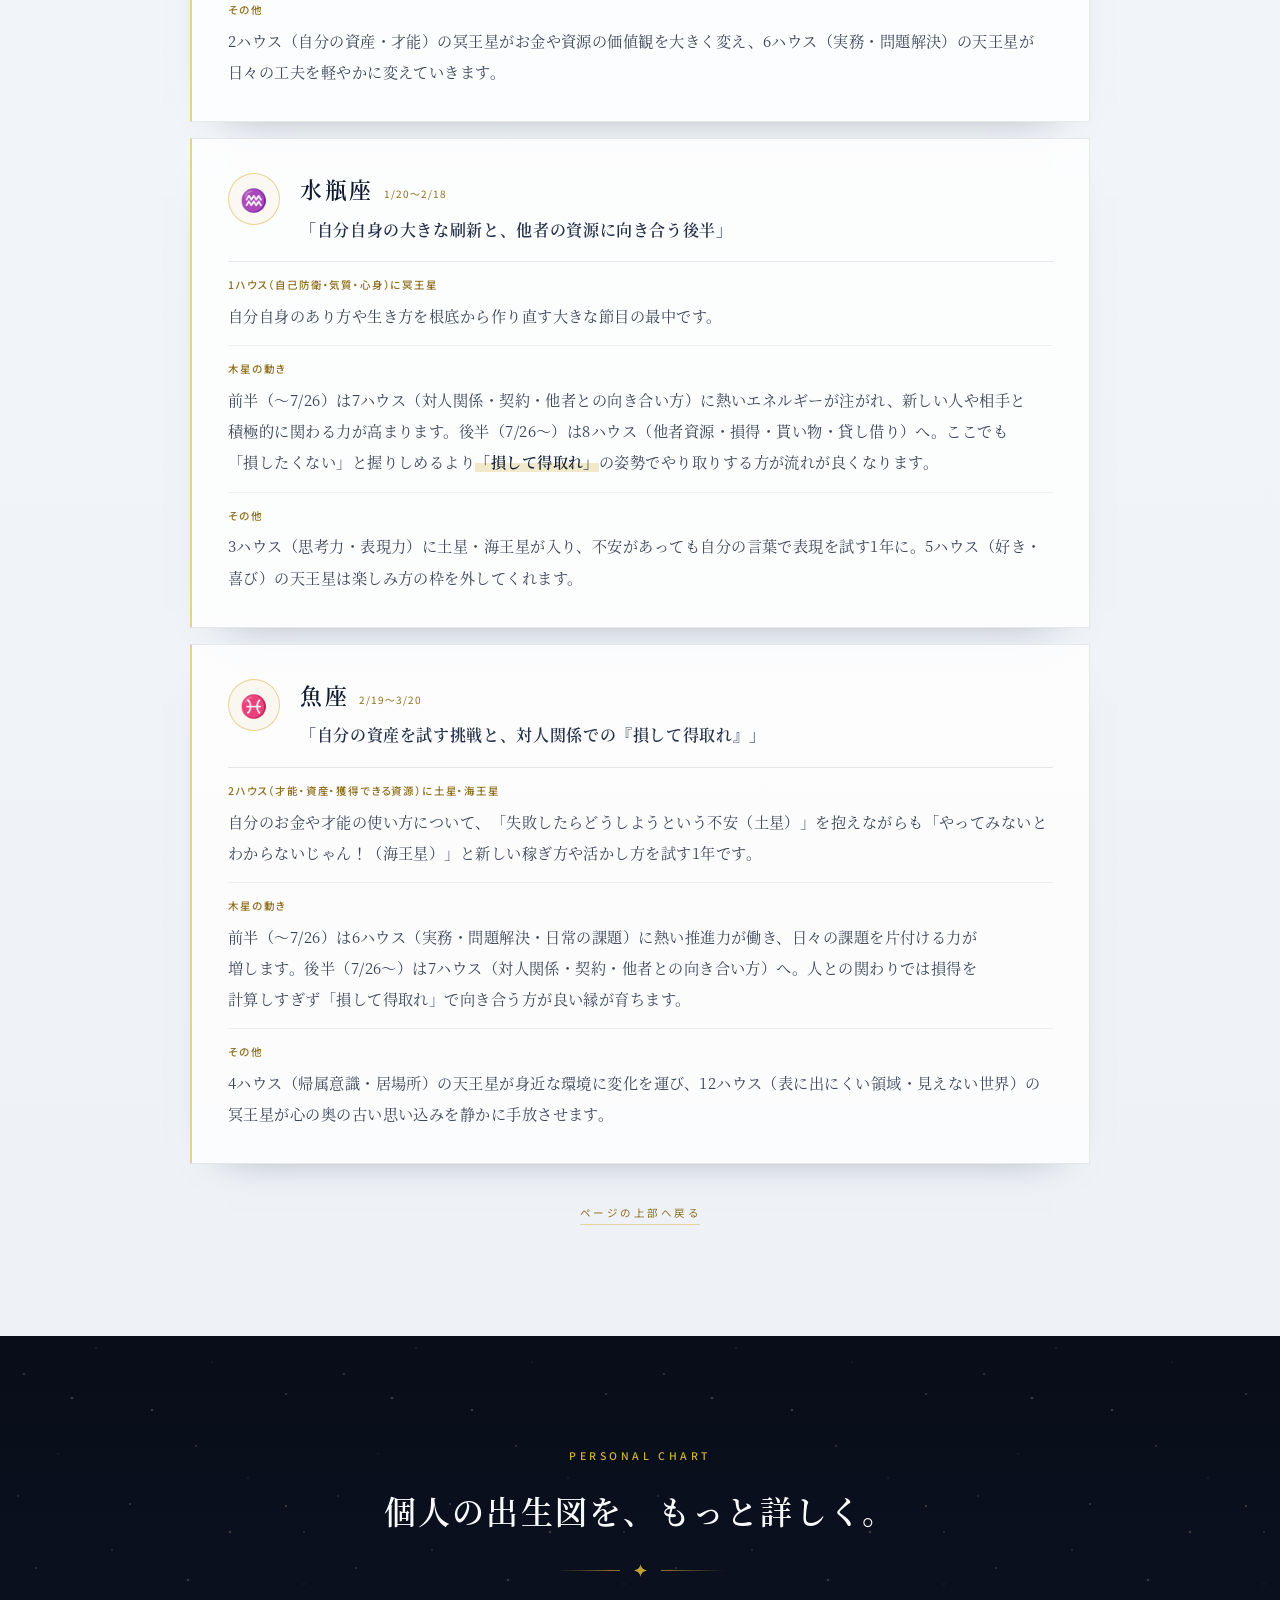
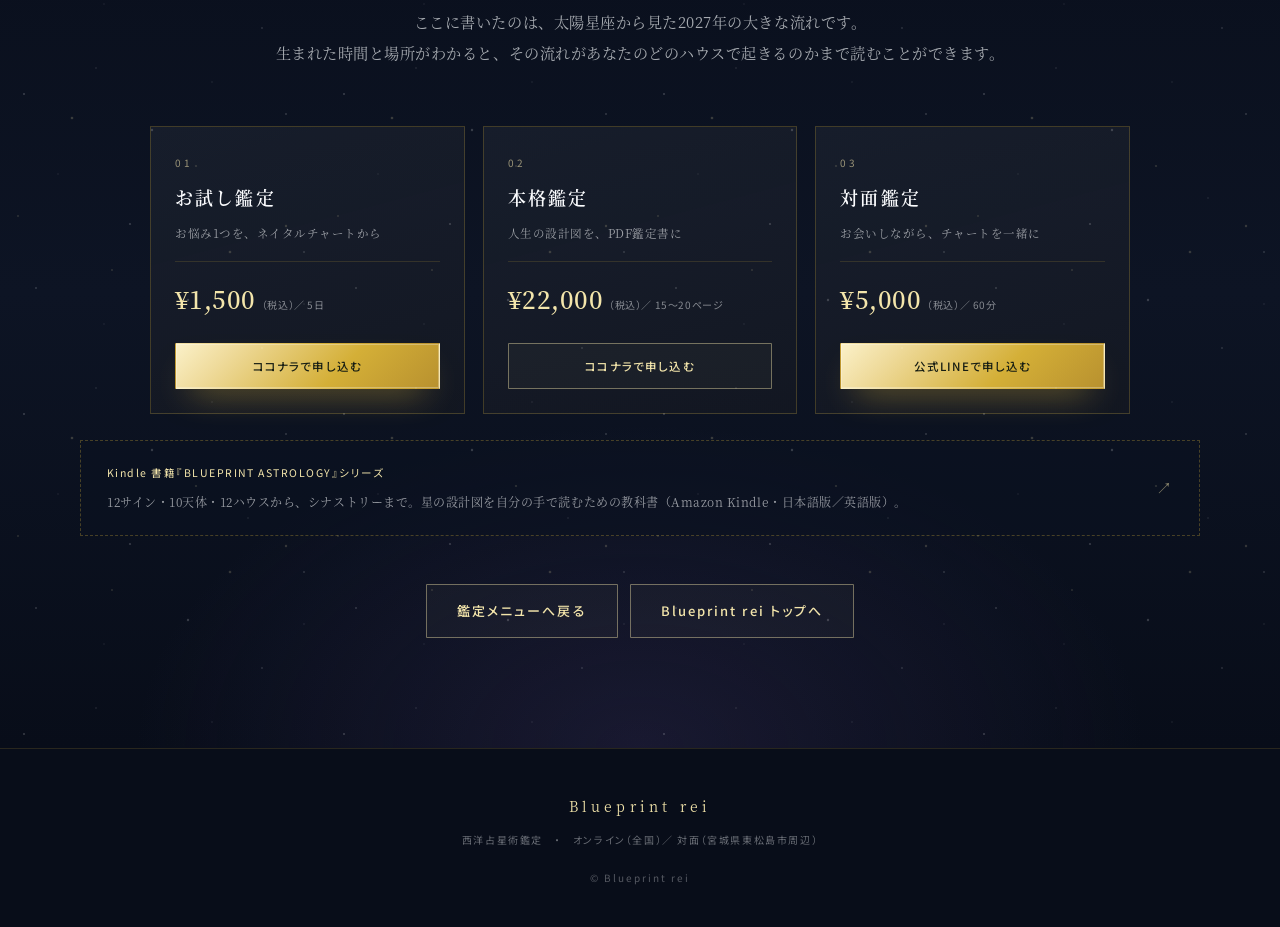
<file: horoscope-2027.html>
<!DOCTYPE html>
<html lang="ja">
<head>
<meta charset="utf-8">
<meta name="viewport" content="width=device-width, initial-scale=1">
<title>社会天体から見る2027年 ― 12星座別運勢｜Blueprint rei</title>
<meta name="description" content="2027年のトランジット（木星・土星・天王星・海王星・冥王星）をソーラーハウスシステムで読む、12星座別の2027年運勢。西洋占星術鑑定 Blueprint rei（レイ）。">
<link rel="canonical" href="https://blueprint-rei.github.io/horoscope-2027.html">
<meta property="og:type" content="article">
<meta property="og:title" content="社会天体から見る2027年 ― 12星座別運勢｜Blueprint rei">
<meta property="og:description" content="木星・土星・天王星・海王星・冥王星。2027年の社会天体の動きを、ソーラーハウスシステムで12星座別に読み解きました。">
<meta property="og:url" content="https://blueprint-rei.github.io/horoscope-2027.html">
<link rel="icon" href="data:image/svg+xml,%3Csvg xmlns='http://www.w3.org/2000/svg' viewBox='0 0 24 24'%3E%3Crect width='24' height='24' fill='%230b1120'/%3E%3Cpath d='M12 3c.8 5.5 3.7 8.4 9 9-5.3.6-8.2 3.5-9 9-.8-5.5-3.7-8.4-9-9 5.3-.6 8.2-3.5 9-9Z' fill='%23d4af37'/%3E%3C/svg%3E">
<link rel="stylesheet" href="style.css">
</head>
<body>

<header class="site-header">
  <div class="wrap header-inner">
    <a class="brand" href="index.html">Blueprint <i>rei</i></a>
    <nav class="nav" aria-label="メニュー">
      <a class="is-current" href="horoscope-2027.html" aria-current="page">2027</a>
      <a href="index.html#about">About</a>
      <a href="index.html#menu">Menu</a>
      <a href="index.html#book">Book</a>
      <a href="index.html#contact">Contact</a>
    </nav>
    <a class="header-cta" href="index.html#menu">鑑定メニュー</a>
  </div>
</header>

<main>

  <!-- ============ HERO ============ -->
  <section class="h27-hero" id="top">
    <div class="stars" aria-hidden="true"></div>
    <div class="hero-frame" aria-hidden="true"></div>

    <div class="wrap h27-hero-inner">
      <p class="eyebrow">2027 Forecast <span class="sep"></span> Transit</p>

      <h1 class="h27-title">社会天体から見る<br class="sp">2027年</h1>

      <p class="h27-subtitle">12星座別運勢 ― ソーラーハウスシステム</p>

      <div class="orn" aria-hidden="true">
        <i></i><svg viewBox="0 0 24 24" class="spark"><path d="M12 0c.9 6.6 4.5 10.2 12 12-7.5 1.8-11.1 5.4-12 12-.9-6.6-4.5-10.2-12-12C7.5 10.2 11.1 6.6 12 0Z"/></svg><i></i>
      </div>

      <p class="h27-lead">2027年、木星は7月26日に獅子座から乙女座へ。<br>土星と海王星は一年を通して牡羊座に、天王星は双子座、冥王星は水瓶座に。<br>社会天体がどのハウスに触れるかで、12星座それぞれの一年は表情を変えます。</p>

      <ul class="h27-planets">
        <li><b>♃</b><span>木星</span></li>
        <li><b>♄</b><span>土星</span></li>
        <li><b>♅</b><span>天王星</span></li>
        <li><b>♆</b><span>海王星</span></li>
        <li><b>♇</b><span>冥王星</span></li>
      </ul>

      <div class="h27-note">
        <p>※ソーラーハウスシステム（太陽星座を1ハウス＝起点として読む方法）をベースに、2027年のトランジット天体の配置からまとめています。</p>
        <p>※太陽星座は人生の土台の一部です。出生時間がわかる方は、アセンダント（上昇宮）の星座もあわせて読んでいただくと、よりご自身の体感に近づきます。</p>
      </div>
    </div>
  </section>

  <!-- ============ OVERVIEW ============ -->
  <section class="section h27-overview" id="overview">
    <div class="stars stars--soft" aria-hidden="true"></div>
    <div class="wrap">
      <header class="section-head">
        <p class="eyebrow">Overview</p>
        <h2 class="section-title">2027年の大きな星の動き（全体）</h2>
        <div class="orn" aria-hidden="true"><i></i><svg viewBox="0 0 24 24" class="spark"><path d="M12 0c.9 6.6 4.5 10.2 12 12-7.5 1.8-11.1 5.4-12 12-.9-6.6-4.5-10.2-12-12C7.5 10.2 11.1 6.6 12 0Z"/></svg><i></i></div>
        <p class="lead">まずは一年の土台になる、4つの動きから。</p>
      </header>

      <div class="h27-globes">

        <article class="h27-globe">
          <div class="h27-globe-head">
            <span class="h27-sym" aria-hidden="true">♃</span>
            <h3>木星<span>（拡大・楽観）</span></h3>
            <p class="h27-chip">獅子座 → 乙女座（7/26）</p>
          </div>
          <p class="h27-tagline">前半は「勢い」、後半は「損して得取れ」</p>
          <ul class="h27-globe-points">
            <li><b>〜7月26日（獅子座）</b>火のサインにある「熱」の木星が、新しいことをやってみる力や前に踏み出すエネルギーを強く後押しします。</li>
            <li><b>7月26日〜（乙女座）</b>乙女座の木星は「デトリメント（過剰になりやすい配置）」のため、損得勘定や「損したくない」という意識が普段より強く働きやすくなります。ただ、2027年後半は細かく守りに入るより<strong>「損して得取れ」</strong>の姿勢で動く方が、結果として全体に良い巡りが生まれます。</li>
          </ul>
        </article>

        <article class="h27-globe">
          <div class="h27-globe-head">
            <span class="h27-sym" aria-hidden="true">♄♆</span>
            <h3>土星と海王星<span>（1年を通して牡羊座）</span></h3>
          </div>
          <p class="h27-tagline">不安と「やってみないとわからない」が同居する年</p>
          <ul class="h27-globe-points">
            <li>牡羊座は「新しいことに挑戦する」力が強いサイン。そこに「不安や悲観的な予想をもとに慎重に動く」<strong>土星（フォール）</strong>と、「世の中も自分も結果なんてわからないけれど、やってみればいいじゃん、やってみないとわからないじゃん」と背中を押す<strong>海王星</strong>が1年ずっと同居します。</li>
          </ul>
        </article>

        <article class="h27-globe">
          <div class="h27-globe-head">
            <span class="h27-sym" aria-hidden="true">♅</span>
            <h3>天王星<span>（1年を通して双子座）</span></h3>
          </div>
          <ul class="h27-globe-points">
            <li>情報や選択肢を軽やかにアップデートし、そのハウスの領域に新しい風を入れます。</li>
          </ul>
        </article>

        <article class="h27-globe">
          <div class="h27-globe-head">
            <span class="h27-sym" aria-hidden="true">♇</span>
            <h3>冥王星<span>（1年を通して水瓶座）</span></h3>
          </div>
          <ul class="h27-globe-points">
            <li>これまでの常識を外し、そのハウスの領域を根底から掘り起こして組み替えていきます。</li>
          </ul>
        </article>

      </div>

      <div class="h27-jump">
        <p class="h27-jump-label">あなたの星座へ</p>
        <nav class="h27-jump-grid" aria-label="12星座へジャンプ">
          <a href="#aries"><i aria-hidden="true">♈</i>牡羊座</a>
          <a href="#taurus"><i aria-hidden="true">♉</i>牡牛座</a>
          <a href="#gemini"><i aria-hidden="true">♊</i>双子座</a>
          <a href="#cancer"><i aria-hidden="true">♋</i>蟹座</a>
          <a href="#leo"><i aria-hidden="true">♌</i>獅子座</a>
          <a href="#virgo"><i aria-hidden="true">♍</i>乙女座</a>
          <a href="#libra"><i aria-hidden="true">♎</i>天秤座</a>
          <a href="#scorpio"><i aria-hidden="true">♏</i>蠍座</a>
          <a href="#sagittarius"><i aria-hidden="true">♐</i>射手座</a>
          <a href="#capricorn"><i aria-hidden="true">♑</i>山羊座</a>
          <a href="#aquarius"><i aria-hidden="true">♒</i>水瓶座</a>
          <a href="#pisces"><i aria-hidden="true">♓</i>魚座</a>
        </nav>
      </div>
    </div>
  </section>

  <!-- ============ 12 SIGNS ============ -->
  <section class="section h27-signs" id="signs">
    <div class="wrap">
      <header class="section-head">
        <p class="eyebrow">12 Signs</p>
        <h2 class="section-title">12星座別の運勢（2027年）</h2>
        <div class="orn" aria-hidden="true"><i></i><svg viewBox="0 0 24 24" class="spark"><path d="M12 0c.9 6.6 4.5 10.2 12 12-7.5 1.8-11.1 5.4-12 12-.9-6.6-4.5-10.2-12-12C7.5 10.2 11.1 6.6 12 0Z"/></svg><i></i></div>
        <p class="lead">太陽星座を1ハウスとして読む、2027年の一年。<br class="pc">出生時間がわかる方は、アセンダントの星座もあわせてどうぞ。</p>
      </header>

      <div class="h27-list">

        <article class="h27-sign" id="aries">
          <header class="h27-sign-head">
            <span class="h27-glyph" aria-hidden="true">♈</span>
            <div class="h27-sign-title">
              <h3>牡羊座<span class="h27-dates">3/21〜4/19</span></h3>
              <p class="h27-catch">「不安も抱えつつ、『やってみないとわからない』と踏み出す年」</p>
            </div>
          </header>
          <dl class="h27-points">
            <div>
              <dt>1ハウス（心身・自己防衛・気質）に土星・海王星</dt>
              <dd>自分自身のあり方に「慎重さや警戒心（土星）」と「先が見えなくてもやってみよう（海王星）」の両方が同時に働きます。不安がゼロにならなくても、まず動いてみることで自分の輪郭がはっきりしていく1年です。</dd>
            </div>
            <div>
              <dt>木星の動き</dt>
              <dd>前半（〜7/26）は5ハウス（好き・愛する・喜び）に熱が入り、心から楽しめる挑戦が広がります。後半（7/26〜）は6ハウス（実務・問題解決・日常の課題）へ。「損したくない」と抱え込みすぎず、人に頼ったり手間を惜しまない「損して得取れ」で回るようになります。</dd>
            </div>
            <div>
              <dt>その他</dt>
              <dd>3ハウス（思考・表現・地頭）の天王星が発想を切り替え、11ハウス（人気・サービス精神）の冥王星が人からの好意の受け止め方を変えていきます。</dd>
            </div>
          </dl>
        </article>

        <article class="h27-sign" id="taurus">
          <header class="h27-sign-head">
            <span class="h27-glyph" aria-hidden="true">♉</span>
            <div class="h27-sign-title">
              <h3>牡牛座<span class="h27-dates">4/20〜5/20</span></h3>
              <p class="h27-catch">「目に見えない領域で試し、後半は楽しみながら損得を超える年」</p>
            </div>
          </header>
          <dl class="h27-points">
            <div>
              <dt>12ハウス（公に出にくい領域・直感・見えない準備）に土星・海王星</dt>
              <dd>表舞台に出る前のところで、「どうなるかわからないけどやってみよう（海王星）」と「本当に大丈夫かな（土星）」を行き来しながら試行錯誤する年です。</dd>
            </div>
            <div>
              <dt>木星の動き</dt>
              <dd>前半（〜7/26）は4ハウス（帰属意識・身内・居場所）に熱が入り、身近な共同体や自分の土台を動かす勢いが出ます。後半（7/26〜）は5ハウス（好き・喜び・惚れること）へ。損得を計算しすぎず「損して得取れ」で楽しむほど、後半の伸びが大きくなります。</dd>
            </div>
            <div>
              <dt>その他</dt>
              <dd>2ハウス（自分の才能・資産・獲得できる資源）の天王星が収入やスキルの活かし方に変化を起こし、10ハウス（社会的立場・知名度）の冥王星が役割の大きな組み替えを進めます。</dd>
            </div>
          </dl>
        </article>

        <article class="h27-sign" id="gemini">
          <header class="h27-sign-head">
            <span class="h27-glyph" aria-hidden="true">♊</span>
            <div class="h27-sign-title">
              <h3>双子座<span class="h27-dates">5/21〜6/21</span></h3>
              <p class="h27-catch">「新しい風をまとい、人へのサービス精神を問い直す年」</p>
            </div>
          </header>
          <dl class="h27-points">
            <div>
              <dt>1ハウス（気質・心身・自己保身）に天王星</dt>
              <dd>自分自身の見せ方や考え方に「変化」が入る1年。これまでの自分のパターンを軽やかに更新したくなります。</dd>
            </div>
            <div>
              <dt>木星の動き</dt>
              <dd>前半（〜7/26）は3ハウス（思考力・表現力・意思伝達）に勢いがあり、言葉やアイデアを外に出すほど広がります。後半（7/26〜）は4ハウス（帰属意識・仲間や家族との共同体）へ。身内や近い人との間では、細かい損得より「損して得取れ」の気前よさが吉。</dd>
            </div>
            <div>
              <dt>その他</dt>
              <dd>11ハウス（人気・好意への応答・サービス精神）に土星・海王星が入り、人からの期待にどう応えるか「不安もありつつ新しい形で試してみる」流れが続きます。9ハウス（専門知識・他者の知見）の冥王星は学びの深さを変えていきます。</dd>
            </div>
          </dl>
        </article>

        <article class="h27-sign" id="cancer">
          <header class="h27-sign-head">
            <span class="h27-glyph" aria-hidden="true">♋</span>
            <div class="h27-sign-title">
              <h3>蟹座<span class="h27-dates">6/22〜7/22</span></h3>
              <p class="h27-catch">「社会的立場を賭けた挑戦と、思考・表現のアップデート」</p>
            </div>
          </header>
          <dl class="h27-points">
            <div>
              <dt>10ハウス（社会的立場・知名度・役割）に土星・海王星</dt>
              <dd>仕事や社会的な役割で「結果が読めなくても挑戦してみる（海王星）」気持ちと「失敗したらどうしよう（土星）」という警戒心の両方を抱えながら、新しい立ち位置を試していく1年です。</dd>
            </div>
            <div>
              <dt>木星の動き</dt>
              <dd>前半（〜7/26）は2ハウス（自分の資産・才能・獲得する資源）に熱が集まり、稼ぐ力や行動力が伸びやすい時期。後半（7/26〜）は3ハウス（思考・表現・伝達）へ移り、伝え方の工夫では「損して得取れ」で惜しみなく出す方が評価につながります。</dd>
            </div>
            <div>
              <dt>その他</dt>
              <dd>8ハウス（他者資源・貸し借り・貰い物）に冥王星が滞在するため、人から受け取るものや共有する資源が大きく増減したり、他人の力を深く掘り下げる出来事が起きやすい年です。12ハウスの天王星は水面下のひらめきを運びます。</dd>
            </div>
          </dl>
        </article>

        <article class="h27-sign" id="leo">
          <header class="h27-sign-head">
            <span class="h27-glyph" aria-hidden="true">♌</span>
            <div class="h27-sign-title">
              <h3>獅子座<span class="h27-dates">7/23〜8/22</span></h3>
              <p class="h27-catch">「前半の強い追い風で動き出し、後半はお金の巡りを回す年」</p>
            </div>
          </header>
          <dl class="h27-points">
            <div>
              <dt>木星の動き</dt>
              <dd>前半（〜7/26）は1ハウス（自分自身・気質）に木星が滞在し、火のサインらしい熱い推進力で新しいことを始める力がぐんと強まります。後半（7/26〜）は2ハウス（自分の才能・資産・獲得する資源）へ。ここでは「損したくない」と固く守るより<strong>「損して得取れ」</strong>でお金やスキルを回す方が、結果的に手元に残るものが大きくなります。</dd>
            </div>
            <div>
              <dt>9ハウス（専門知識・思想・他者の知見）に土星・海王星</dt>
              <dd>新しい分野の学びや発信に「不安もあるけれど、まずやってみよう」と飛び込む流れ。</dd>
            </div>
            <div>
              <dt>その他</dt>
              <dd>7ハウス（対人関係・契約）の冥王星が他者との向き合い方を根底から変え、11ハウス（人気・サービス精神）の天王星がファンや周囲との関わり方に新しい風を入れます。</dd>
            </div>
          </dl>
        </article>

        <article class="h27-sign" id="virgo">
          <header class="h27-sign-head">
            <span class="h27-glyph" aria-hidden="true">♍</span>
            <div class="h27-sign-title">
              <h3>乙女座<span class="h27-dates">8/23〜9/22</span></h3>
              <p class="h27-catch">「他人の資源と向き合い、夏から『損して得取れ』で大きく開く年」</p>
            </div>
          </header>
          <dl class="h27-points">
            <div>
              <dt>8ハウス（他者資源・損得・貸し借り・貰い物）に土星・海王星</dt>
              <dd>人から託されるものや共有するお金・資源に対して、「ちゃんと守れるか（土星）」と「やってみないとわからない（海王星）」の間で試行錯誤する1年です。</dd>
            </div>
            <div>
              <dt>木星の動き</dt>
              <dd>前半（〜7/26）は12ハウス（表に出ない領域・見えない準備）で密かな熱を育て、<strong>7月26日からは木星があなたの星座（1ハウス）へ入ります</strong>。乙女座の木星は損得を細かく気にしやすい時期でもありますが、あえて「損して得取れ」で一歩大きく出ることで運気が一気に開きます。</dd>
            </div>
            <div>
              <dt>その他</dt>
              <dd>10ハウス（社会的立場・知名度）の天王星が役割や肩書きの変化を促し、6ハウス（実務・問題解決）の冥王星が日々のやり方を根本から刷新します。</dd>
            </div>
          </dl>
        </article>

        <article class="h27-sign" id="libra">
          <header class="h27-sign-head">
            <span class="h27-glyph" aria-hidden="true">♎</span>
            <div class="h27-sign-title">
              <h3>天秤座<span class="h27-dates">9/23〜10/23</span></h3>
              <p class="h27-catch">「対人関係の新しい挑戦と、見えにくい課題の整理」</p>
            </div>
          </header>
          <dl class="h27-points">
            <div>
              <dt>7ハウス（対人関係・契約・他者との向き合い方）に土星・海王星</dt>
              <dd>人との関わりや契約ごとで「先が見えなくても向き合ってみよう（海王星）」と「警戒しながら慎重に進める（土星）」の両方が働く年。新しい縁の結び方を試す時期です。</dd>
            </div>
            <div>
              <dt>木星の動き</dt>
              <dd>前半（〜7/26）は11ハウス（人気・好意への応答・サービス精神）が熱く盛り上がり、人からの好意や応援が集まりやすいとき。後半（7/26〜）は12ハウス（見えない領域・公に出ないこと）へ移り、表に見えない部分こそ「損して得取れ」の気持ちで整えておくと安心です。</dd>
            </div>
            <div>
              <dt>その他</dt>
              <dd>9ハウス（専門知識・視野）の天王星が学びの幅を広げ、5ハウス（好き・喜び）の冥王星が「本当に心が動くもの」を突き詰めていきます。</dd>
            </div>
          </dl>
        </article>

        <article class="h27-sign" id="scorpio">
          <header class="h27-sign-head">
            <span class="h27-glyph" aria-hidden="true">♏</span>
            <div class="h27-sign-title">
              <h3>蠍座<span class="h27-dates">10/24〜11/22</span></h3>
              <p class="h27-catch">「実務と問題解決に挑み、立場の追い風を人へ回す年」</p>
            </div>
          </header>
          <dl class="h27-points">
            <div>
              <dt>6ハウス（実務・問題解決・日々の課題）に土星・海王星</dt>
              <dd>毎日の仕事や課題に対して、「これでうまくいくのか（土星）」と案じつつも「まず新しいやり方をやってみよう（海王星）」と手を動かして試す1年です。</dd>
            </div>
            <div>
              <dt>木星の動き</dt>
              <dd>前半（〜7/26）は10ハウス（社会的立場・知名度・役割）に熱が入り、外での活躍や挑戦が押し上げられます。後半（7/26〜）は11ハウス（人気・サービス精神）へ。周囲へのサービスや還元は「損して得取れ」で惜しみなく渡すほど人気が広がります。</dd>
            </div>
            <div>
              <dt>その他</dt>
              <dd>8ハウス（他者資源・貰い物・貸し借り）の天王星が人からのサポートや資源の出入りに変化を起こし、4ハウス（帰属意識・身内）の冥王星が居場所のあり方を組み替えます。</dd>
            </div>
          </dl>
        </article>

        <article class="h27-sign" id="sagittarius">
          <header class="h27-sign-head">
            <span class="h27-glyph" aria-hidden="true">♐</span>
            <div class="h27-sign-title">
              <h3>射手座<span class="h27-dates">11/23〜12/21</span></h3>
              <p class="h27-catch">「『好き』を形にする挑戦と、社会での立ち位置の広がり」</p>
            </div>
          </header>
          <dl class="h27-points">
            <div>
              <dt>5ハウス（好き・愛する・惚れる・喜び）に土星・海王星</dt>
              <dd>自分が好きなことや表現したいことに対し、「不安もあるけれどやってみる（土星）」と「結果がわからなくても飛び込む（海王星）」が同時に動く年。遊びや創作が本気の挑戦になります。</dd>
            </div>
            <div>
              <dt>木星の動き</dt>
              <dd>前半（〜7/26）は9ハウス（専門知識・他者の知見・視野の拡大）に勢いがあり、学びや発信が力強く伸びます。後半（7/26〜）は10ハウス（社会的立場・知名度・役割）へ。仕事や公の場では細かい損得に縛られず「損して得取れ」で動く方が信用が増します。</dd>
            </div>
            <div>
              <dt>その他</dt>
              <dd>7ハウス（対人関係・契約）の天王星が出会いや契約の形を新しくし、3ハウス（思考・表現）の冥王星が言葉の力を深く鍛えます。</dd>
            </div>
          </dl>
        </article>

        <article class="h27-sign" id="capricorn">
          <header class="h27-sign-head">
            <span class="h27-glyph" aria-hidden="true">♑</span>
            <div class="h27-sign-title">
              <h3>山羊座<span class="h27-dates">12/22〜1/19</span></h3>
              <p class="h27-catch">「居場所の新しい挑戦と、知見を広げる後半戦」</p>
            </div>
          </header>
          <dl class="h27-points">
            <div>
              <dt>4ハウス（帰属意識・仲間意識・共同体）に土星・海王星</dt>
              <dd>家族や身内、自分の居場所のあり方について、「どうなるかわからないけど新しい形を試してみよう（海王星）」と「現実的に大丈夫か見極める（土星）」の両面から向き合う1年です。</dd>
            </div>
            <div>
              <dt>木星の動き</dt>
              <dd>前半（〜7/26）は8ハウス（他者資源・貰い物・共有資産）に熱が入り、人からの応援や資源を受け取りやすい時期。後半（7/26〜）は9ハウス（専門知識・他者の知見・視野）へ。学びや遠方との関わりでは「損して得取れ」の投資が良い結果をもたらします。</dd>
            </div>
            <div>
              <dt>その他</dt>
              <dd>2ハウス（自分の資産・才能）の冥王星がお金や資源の価値観を大きく変え、6ハウス（実務・問題解決）の天王星が日々の工夫を軽やかに変えていきます。</dd>
            </div>
          </dl>
        </article>

        <article class="h27-sign" id="aquarius">
          <header class="h27-sign-head">
            <span class="h27-glyph" aria-hidden="true">♒</span>
            <div class="h27-sign-title">
              <h3>水瓶座<span class="h27-dates">1/20〜2/18</span></h3>
              <p class="h27-catch">「自分自身の大きな刷新と、他者の資源に向き合う後半」</p>
            </div>
          </header>
          <dl class="h27-points">
            <div>
              <dt>1ハウス（自己防衛・気質・心身）に冥王星</dt>
              <dd>自分自身のあり方や生き方を根底から作り直す大きな節目の最中です。</dd>
            </div>
            <div>
              <dt>木星の動き</dt>
              <dd>前半（〜7/26）は7ハウス（対人関係・契約・他者との向き合い方）に熱いエネルギーが注がれ、新しい人や相手と積極的に関わる力が高まります。後半（7/26〜）は8ハウス（他者資源・損得・貰い物・貸し借り）へ。ここでも「損したくない」と握りしめるより<strong>「損して得取れ」</strong>の姿勢でやり取りする方が流れが良くなります。</dd>
            </div>
            <div>
              <dt>その他</dt>
              <dd>3ハウス（思考力・表現力）に土星・海王星が入り、不安があっても自分の言葉で表現を試す1年に。5ハウス（好き・喜び）の天王星は楽しみ方の枠を外してくれます。</dd>
            </div>
          </dl>
        </article>

        <article class="h27-sign" id="pisces">
          <header class="h27-sign-head">
            <span class="h27-glyph" aria-hidden="true">♓</span>
            <div class="h27-sign-title">
              <h3>魚座<span class="h27-dates">2/19〜3/20</span></h3>
              <p class="h27-catch">「自分の資産を試す挑戦と、対人関係での『損して得取れ』」</p>
            </div>
          </header>
          <dl class="h27-points">
            <div>
              <dt>2ハウス（才能・資産・獲得できる資源）に土星・海王星</dt>
              <dd>自分のお金や才能の使い方について、「失敗したらどうしようという不安（土星）」を抱えながらも「やってみないとわからないじゃん！（海王星）」と新しい稼ぎ方や活かし方を試す1年です。</dd>
            </div>
            <div>
              <dt>木星の動き</dt>
              <dd>前半（〜7/26）は6ハウス（実務・問題解決・日常の課題）に熱い推進力が働き、日々の課題を片付ける力が増します。後半（7/26〜）は7ハウス（対人関係・契約・他者との向き合い方）へ。人との関わりでは損得を計算しすぎず「損して得取れ」で向き合う方が良い縁が育ちます。</dd>
            </div>
            <div>
              <dt>その他</dt>
              <dd>4ハウス（帰属意識・居場所）の天王星が身近な環境に変化を運び、12ハウス（表に出にくい領域・見えない世界）の冥王星が心の奥の古い思い込みを静かに手放させます。</dd>
            </div>
          </dl>
        </article>
      </div>

      <p class="h27-backtop"><a href="#top">ページの上部へ戻る</a></p>
    </div>
  </section>

  <!-- ============ GUIDE ============ -->
  <section class="section h27-guide" id="guide">
    <div class="stars stars--soft" aria-hidden="true"></div>
    <div class="wrap">
      <header class="section-head">
        <p class="eyebrow">Personal Chart</p>
        <h2 class="section-title">個人の出生図を、<br class="sp">もっと詳しく。</h2>
        <div class="orn" aria-hidden="true"><i></i><svg viewBox="0 0 24 24" class="spark"><path d="M12 0c.9 6.6 4.5 10.2 12 12-7.5 1.8-11.1 5.4-12 12-.9-6.6-4.5-10.2-12-12C7.5 10.2 11.1 6.6 12 0Z"/></svg><i></i></div>
        <p class="lead">ここに書いたのは、太陽星座から見た2027年の大きな流れです。<br class="pc">生まれた時間と場所がわかると、その流れがあなたのどのハウスで起きるのかまで読むことができます。</p>
      </header>

      <div class="h27-gcards">
        <article class="h27-gcard">
          <p class="h27-gnum">01</p>
          <h3>お試し鑑定</h3>
          <p class="h27-gsub">お悩み1つを、ネイタルチャートから</p>
          <p class="h27-gprice"><em>¥1,500</em><small>（税込）／ 5日</small></p>
          <a class="btn btn-gold btn-block" href="https://coconala.com/services/4519594" target="_blank" rel="noopener">ココナラで申し込む</a>
        </article>
        <article class="h27-gcard">
          <p class="h27-gnum">02</p>
          <h3>本格鑑定</h3>
          <p class="h27-gsub">人生の設計図を、PDF鑑定書に</p>
          <p class="h27-gprice"><em>¥22,000</em><small>（税込）／ 15〜20ページ</small></p>
          <a class="btn btn-ghost btn-block" href="https://coconala.com/services/4488143" target="_blank" rel="noopener">ココナラで申し込む</a>
        </article>
        <article class="h27-gcard">
          <p class="h27-gnum">03</p>
          <h3>対面鑑定</h3>
          <p class="h27-gsub">お会いしながら、チャートを一緒に</p>
          <p class="h27-gprice"><em>¥5,000</em><small>（税込）／ 60分</small></p>
          <a class="btn btn-gold btn-block" href="https://lin.ee/zJcbJPP" target="_blank" rel="noopener">公式LINEで申し込む</a>
        </article>
      </div>

      <a class="h27-kindle" href="index.html#book">
        <span class="h27-kindle-body">
          <span class="h27-kindle-label">Kindle 書籍『BLUEPRINT ASTROLOGY』シリーズ</span>
          <span class="h27-kindle-text">12サイン・10天体・12ハウスから、シナストリーまで。星の設計図を自分の手で読むための教科書（Amazon Kindle・日本語版／英語版）。</span>
        </span>
        <span class="h27-kindle-arrow" aria-hidden="true">↗</span>
      </a>

      <div class="h27-guide-cta">
        <a class="btn btn-ghost" href="index.html#menu">鑑定メニューへ戻る</a>
        <a class="btn btn-ghost" href="index.html">Blueprint rei トップへ</a>
      </div>
    </div>
  </section>

</main>

<footer class="site-footer">
  <div class="wrap">
    <p class="footer-brand">Blueprint rei</p>
    <p class="footer-line">西洋占星術鑑定　・　オンライン（全国）<br class="sp">／ 対面（宮城県東松島市周辺）</p>
    <p class="copyright">© Blueprint rei</p>
  </div>
</footer>

</body>
</html>
</file>
<file: style.css>
@charset "UTF-8";

/* =========================================================
   Blueprint rei — official site (design sample)
   navy × gold × off-white
   ========================================================= */

@font-face{
  font-family:"Noto Serif JP";
  src:url("assets/fonts/serifjp-400.woff2") format("woff2");
  font-weight:400; font-style:normal; font-display:swap;
}
@font-face{
  font-family:"Noto Serif JP";
  src:url("assets/fonts/serifjp-600.woff2") format("woff2");
  font-weight:600; font-style:normal; font-display:swap;
}
@font-face{
  font-family:"Noto Serif JP";
  src:url("assets/fonts/serifjp-700.woff2") format("woff2");
  font-weight:700; font-style:normal; font-display:swap;
}
@font-face{
  font-family:"Noto Sans JP";
  src:url("assets/fonts/sansjp-400.woff2") format("woff2");
  font-weight:400; font-style:normal; font-display:swap;
}
@font-face{
  font-family:"Noto Sans JP";
  src:url("assets/fonts/sansjp-500.woff2") format("woff2");
  font-weight:500; font-style:normal; font-display:swap;
}
@font-face{
  font-family:"Noto Sans JP";
  src:url("assets/fonts/sansjp-700.woff2") format("woff2");
  font-weight:700; font-style:normal; font-display:swap;
}

:root{
  --navy:#0b1120;
  --navy-2:#0f1729;
  --navy-3:#131c31;
  --gold:#d4af37;
  --gold-l:#f3e5ab;
  --gold-d:#a8822a;
  --ivory:#f8fafc;
  --ink:#1b2740;
  --ink-soft:#4d5566;

  --serif:"Noto Serif JP","Hiragino Mincho ProN","Yu Mincho",YuMincho,serif;
  --sans:"Noto Sans JP","Hiragino Kaku Gothic ProN","Yu Gothic",YuGothic,sans-serif;

  --hairline:rgba(212,175,55,.30);
  --hairline-soft:rgba(212,175,55,.16);
}

*,*::before,*::after{box-sizing:border-box;}

html{
  scroll-behavior:smooth;
  -webkit-text-size-adjust:100%;
}

body{
  margin:0;
  background:var(--navy);
  color:var(--ivory);
  font-family:var(--serif);
  font-size:15px;
  line-height:1.95;
  letter-spacing:.035em;
  font-feature-settings:"palt" 1;
  -webkit-font-smoothing:antialiased;
  overflow-x:hidden;
}

img{display:block;max-width:100%;height:auto;}
a{color:inherit;text-decoration:none;}
h1,h2,h3,p,figure,blockquote,dl,dd{margin:0;}
ul{margin:0;padding:0;list-style:none;}
em{font-style:normal;}

.wrap{
  width:min(1120px, calc(100% - 56px));
  margin-inline:auto;
}

.sp{display:none;}
.pc{display:inline;}
.nw{white-space:nowrap;}

/* ---------- shared type ---------- */

.eyebrow{
  font-family:var(--sans);
  font-size:10.5px;
  font-weight:500;
  letter-spacing:.34em;
  text-transform:uppercase;
  color:var(--gold);
  display:flex;
  align-items:center;
  gap:12px;
}
.eyebrow .sep{
  width:24px;height:1px;
  background:linear-gradient(90deg,transparent,var(--gold));
  display:inline-block;
}

.gold-text{
  background:linear-gradient(102deg,#f7ecc0 0%,#e6c96a 26%,#d4af37 46%,#a9822a 58%,#f3e5ab 82%,#fdf6d8 100%);
  -webkit-background-clip:text;
  background-clip:text;
  color:transparent;
}

.orn{
  display:flex;
  align-items:center;
  justify-content:center;
  gap:14px;
  margin:26px 0;
}
.orn i{
  display:block;
  width:64px;height:1px;
  background:linear-gradient(90deg,transparent,rgba(212,175,55,.65));
}
.orn i:last-child{
  background:linear-gradient(90deg,rgba(212,175,55,.65),transparent);
}
.spark{
  width:13px;height:13px;
  fill:var(--gold);
  flex:none;
  opacity:.9;
}

/* ---------- buttons ---------- */

.btn{
  display:inline-flex;
  align-items:center;
  justify-content:center;
  font-family:var(--sans);
  font-size:13px;
  font-weight:500;
  letter-spacing:.16em;
  line-height:1.4;
  padding:17px 30px;
  border-radius:1px;
  border:1px solid transparent;
  transition:transform .3s ease, box-shadow .3s ease, background .3s ease, color .3s ease;
  white-space:nowrap;
}
.btn-gold{
  background:linear-gradient(135deg,#fbf1c9 0%,#efdb9c 20%,#d4af37 62%,#b8912f 100%);
  color:#161d13;
  box-shadow:0 16px 34px -16px rgba(212,175,55,.75), inset 0 0 0 1px rgba(255,255,255,.28);
}
.btn-gold:hover{
  transform:translateY(-2px);
  box-shadow:0 22px 40px -16px rgba(212,175,55,.85), inset 0 0 0 1px rgba(255,255,255,.35);
}
.btn-ghost{
  border-color:rgba(243,229,171,.42);
  color:var(--gold-l);
  background:rgba(243,229,171,.03);
}
.btn-ghost:hover{
  background:rgba(243,229,171,.10);
  border-color:rgba(243,229,171,.7);
}
.btn-outline-light{
  border-color:rgba(243,229,171,.5);
  color:#f7ecc0;
  background:linear-gradient(135deg,rgba(243,229,171,.10),rgba(243,229,171,.02));
}
.btn-outline-light:hover{
  background:linear-gradient(135deg,#fbf1c9,#d4af37 65%,#b8912f);
  color:#161d13;
  border-color:transparent;
}
.btn-block{width:100%;}
.btn-outline{
  border-color:rgba(27,39,64,.32);
  color:#1b2740;
  background:rgba(255,255,255,.55);
}
.btn-outline:hover{
  background:#1b2740;
  border-color:#1b2740;
  color:#f6e7b0;
  transform:translateY(-2px);
}

/* ---------- star field ---------- */

.stars{
  position:absolute;
  inset:0;
  pointer-events:none;
  background-image:url("data:image/svg+xml,%3Csvg xmlns='http://www.w3.org/2000/svg' width='320' height='320'%3E%3Cg fill='%23ffffff'%3E%3Ccircle cx='24' cy='38' r='1' opacity='.55'/%3E%3Ccircle cx='96' cy='12' r='.8' opacity='.4'/%3E%3Ccircle cx='152' cy='74' r='1.2' opacity='.5'/%3E%3Ccircle cx='212' cy='26' r='.7' opacity='.35'/%3E%3Ccircle cx='286' cy='58' r='1' opacity='.45'/%3E%3Ccircle cx='58' cy='118' r='.7' opacity='.3'/%3E%3Ccircle cx='130' cy='168' r='1.1' opacity='.5'/%3E%3Ccircle cx='248' cy='142' r='.8' opacity='.35'/%3E%3Ccircle cx='304' cy='196' r='1' opacity='.4'/%3E%3Ccircle cx='36' cy='232' r='1' opacity='.45'/%3E%3Ccircle cx='104' cy='268' r='.7' opacity='.3'/%3E%3Ccircle cx='188' cy='244' r='1.2' opacity='.5'/%3E%3Ccircle cx='262' cy='292' r='.9' opacity='.4'/%3E%3Ccircle cx='304' cy='248' r='.8' opacity='.3'/%3E%3C/g%3E%3Cg fill='%23f3e5ab'%3E%3Ccircle cx='72' cy='62' r='1.3' opacity='.55'/%3E%3Ccircle cx='196' cy='110' r='1.1' opacity='.45'/%3E%3Ccircle cx='286' cy='170' r='1.2' opacity='.5'/%3E%3Ccircle cx='112' cy='214' r='1' opacity='.4'/%3E%3Ccircle cx='230' cy='196' r='1.3' opacity='.5'/%3E%3Ccircle cx='18' cy='160' r='1' opacity='.4'/%3E%3C/g%3E%3C/svg%3E");
  background-size:320px 320px;
  opacity:.85;
}
.stars--soft{opacity:.36;}

/* =========================================================
   HEADER
   ========================================================= */

.site-header{
  position:sticky;
  top:0;
  z-index:50;
  background:rgba(11,17,32,.74);
  backdrop-filter:blur(14px) saturate(120%);
  -webkit-backdrop-filter:blur(14px) saturate(120%);
  border-bottom:1px solid rgba(212,175,55,.14);
}
.header-inner{
  display:flex;
  align-items:center;
  justify-content:space-between;
  height:64px;
  gap:20px;
}
.brand{
  font-size:15px;
  letter-spacing:.24em;
  font-weight:400;
  color:var(--gold-l);
  white-space:nowrap;
}
.brand i{
  font-style:normal;
  letter-spacing:.14em;
  color:var(--gold);
  margin-left:.28em;
}
.nav{
  display:flex;
  gap:32px;
  margin-left:auto;
  margin-right:8px;
}
.nav a{
  font-family:var(--sans);
  font-size:11px;
  letter-spacing:.22em;
  text-transform:uppercase;
  color:rgba(248,250,252,.66);
  padding:4px 0;
  border-bottom:1px solid transparent;
  transition:.25s;
}
.nav a:hover{color:var(--gold-l);border-bottom-color:rgba(212,175,55,.6);}
.header-cta{
  font-family:var(--sans);
  font-size:11px;
  letter-spacing:.16em;
  padding:9px 16px;
  border:1px solid rgba(212,175,55,.45);
  color:var(--gold-l);
  transition:.25s;
  white-space:nowrap;
}
.header-cta:hover{background:rgba(212,175,55,.14);}

/* =========================================================
   HERO
   ========================================================= */

.hero{
  position:relative;
  min-height:100vh;
  min-height:100svh;
  display:flex;
  align-items:center;
  justify-content:center;
  overflow:hidden;
  padding:96px 0 84px;
  background:
    radial-gradient(900px 520px at 50% -8%, rgba(40,62,104,.55) 0%, rgba(11,17,32,0) 68%),
    radial-gradient(700px 420px at 82% 96%, rgba(60,48,92,.30) 0%, rgba(11,17,32,0) 70%),
    linear-gradient(180deg,#0b1120 0%,#0e1627 52%,#0b1120 100%);
}
.hero-frame{
  position:absolute;
  inset:16px;
  border:1px solid rgba(212,175,55,.22);
  pointer-events:none;
}
.hero-frame::before,
.hero-frame::after{
  content:"";
  position:absolute;
  width:9px;height:9px;
  border:1px solid rgba(212,175,55,.5);
  transform:rotate(45deg);
}
.hero-frame::before{top:-5px;left:-5px;}
.hero-frame::after{bottom:-5px;right:-5px;}

.hero-wheel{
  position:absolute;
  left:50%;top:50%;
  width:min(760px,132vw);
  transform:translate(-50%,-50%) rotate(-8deg);
  opacity:.52;
  pointer-events:none;
  -webkit-mask-image:radial-gradient(circle at 50% 50%, transparent 26%, rgba(0,0,0,.55) 46%, #000 62%, transparent 84%);
  mask-image:radial-gradient(circle at 50% 50%, transparent 26%, rgba(0,0,0,.55) 46%, #000 62%, transparent 84%);
}

.hero-inner{
  position:relative;
  z-index:2;
  text-align:center;
  display:flex;
  flex-direction:column;
  align-items:center;
  width:min(760px, calc(100% - 48px));
}
.hero-inner .eyebrow{justify-content:center;}

.hero-brand{
  font-size:clamp(2rem, 7.6vw, 4.15rem);
  font-weight:400;
  letter-spacing:.115em;
  line-height:1.25;
  margin:22px 0 0;
  padding-left:.115em;
  text-shadow:0 1px 24px rgba(212,175,55,.18);
}

.hero-copy{
  font-size:clamp(1.16rem, 4.9vw, 1.95rem);
  font-weight:600;
  line-height:1.85;
  letter-spacing:.06em;
  color:#fbfcfe;
  margin-top:2px;
  text-shadow:0 2px 26px rgba(11,17,32,.9);
}
.hero-sub{
  font-size:clamp(.82rem, 3.5vw, .98rem);
  line-height:2.1;
  letter-spacing:.05em;
  color:rgba(248,250,252,.70);
  margin-top:20px;
}

.hero-actions{
  display:flex;
  gap:14px;
  margin-top:38px;
  flex-wrap:wrap;
  justify-content:center;
}
.hero-note{
  margin-top:22px;
  font-family:var(--sans);
  font-size:10.5px;
  letter-spacing:.18em;
  color:rgba(248,250,252,.42);
}

.scroll-hint{
  position:absolute;
  left:50%;
  bottom:26px;
  transform:translateX(-50%);
  font-family:var(--sans);
  font-size:9px;
  letter-spacing:.42em;
  text-transform:uppercase;
  color:rgba(243,229,171,.55);
  z-index:3;
  display:flex;
  flex-direction:column;
  align-items:center;
  gap:10px;
}
.scroll-hint span{display:block;}
.scroll-hint::after{
  content:"";
  width:1px;height:44px;
  background:linear-gradient(180deg,rgba(212,175,55,.75),transparent);
}

/* =========================================================
   SECTION COMMON
   ========================================================= */

::selection{background:rgba(212,175,55,.28);color:#fff;}

.section{
  position:relative;
  padding:clamp(64px,9vw,110px) 0;
  scroll-margin-top:64px;
}
.section-head{
  text-align:center;
  display:flex;
  flex-direction:column;
  align-items:center;
  margin-bottom:clamp(38px,5vw,58px);
}
.section-title{
  font-size:clamp(1.3rem, 4.6vw, 2rem);
  font-weight:600;
  line-height:1.75;
  letter-spacing:.07em;
  margin-top:16px;
}
.lead{
  font-size:clamp(.84rem,3.4vw,.95rem);
  line-height:2;
  color:rgba(248,250,252,.66);
  margin-top:4px;
}

/* =========================================================
   ABOUT
   ========================================================= */

.about{
  background:
    radial-gradient(620px 420px at 88% 0%, rgba(212,175,55,.10) 0%, rgba(248,250,252,0) 70%),
    radial-gradient(540px 460px at 0% 18%, rgba(178,164,214,.14) 0%, rgba(248,250,252,0) 72%),
    linear-gradient(180deg,#ffffff 0%, var(--ivory) 46%, #eef2f7 100%);
  color:var(--ink);
}
.about .eyebrow{color:var(--gold-d);letter-spacing:.34em;}

.about-grid{
  display:grid;
  grid-template-columns:340px 1fr;
  gap:clamp(40px,6vw,76px);
  align-items:start;
}
.about-visual{
  position:sticky;
  top:100px;
  text-align:center;
}
.portrait{
  position:relative;
  width:100%;
  max-width:300px;
  margin-inline:auto;
  border-radius:50%;
  padding:10px;
}
.portrait::before{
  content:"";
  position:absolute;
  inset:0;
  border-radius:50%;
  border:1px solid rgba(212,175,55,.55);
}
.portrait::after{
  content:"";
  position:absolute;
  inset:-8px;
  border-radius:50%;
  border:1px solid rgba(212,175,55,.22);
}
.portrait img{
  width:100%;
  aspect-ratio:1 / 1;
  object-fit:cover;
  object-position:50% 38%;
  border-radius:50%;
  display:block;
}
.portrait-caption{
  margin-top:26px;
  display:flex;
  flex-direction:column;
  gap:2px;
}
.pc-name{
  font-size:15px;
  letter-spacing:.28em;
  color:var(--ink);
}
.pc-en{
  font-family:var(--sans);
  font-size:9.5px;
  letter-spacing:.32em;
  text-transform:uppercase;
  color:var(--gold-d);
}

.about-text p{
  font-size:clamp(.88rem,3.6vw,1rem);
  line-height:2.15;
  color:#2b3346;
  word-break:auto-phrase;
}
.about-text p + p{margin-top:20px;}
.about .section-title{color:var(--ink);margin-bottom:26px;}

blockquote{
  position:relative;
  margin:36px 0;
  padding:24px 26px 24px 30px;
  border-left:1px solid rgba(212,175,55,.6);
  background:linear-gradient(90deg, rgba(212,175,55,.10), rgba(212,175,55,0) 82%);
}
blockquote p{
  font-size:clamp(1rem,4vw,1.16rem) !important;
  line-height:2.05 !important;
  color:#222c40 !important;
  letter-spacing:.05em;
}
blockquote p + p{margin-top:6px !important;}

.sign{
  margin-top:30px !important;
  text-align:right;
  font-size:15px !important;
  letter-spacing:.24em;
  color:#1f2a40 !important;
  display:flex;
  justify-content:flex-end;
  align-items:baseline;
  gap:10px;
}
.sign span{
  font-family:var(--sans);
  font-size:9.5px;
  letter-spacing:.28em;
  text-transform:uppercase;
  color:var(--gold-d);
}

.facts{
  display:grid;
  grid-template-columns:repeat(3,1fr);
  margin-top:34px;
  border-top:1px solid rgba(27,39,64,.12);
  border-bottom:1px solid rgba(27,39,64,.12);
}
.facts li{
  padding:18px 4px;
  text-align:center;
  border-right:1px solid rgba(27,39,64,.1);
}
.facts li:last-child{border-right:0;}
.facts b{
  display:block;
  font-size:19px;
  font-weight:600;
  letter-spacing:.1em;
  color:var(--gold-d);
}
.facts b small{font-size:12px;letter-spacing:0;}
.facts span{
  display:block;
  font-family:var(--sans);
  font-size:10px;
  letter-spacing:.2em;
  color:#6b7385;
  margin-top:4px;
}

/* =========================================================
   MENU
   ========================================================= */

.menu{
  overflow:hidden;
  background:
    radial-gradient(760px 420px at 50% 0%, rgba(38,58,98,.45) 0%, rgba(11,17,32,0) 70%),
    linear-gradient(180deg,#0b1120 0%,#0f1729 50%,#0b1120 100%);
}
.menu .section-head .lead{max-width:640px;}

.cards{
  display:grid;
  grid-template-columns:repeat(3,minmax(0,1fr));
  gap:22px;
  align-items:stretch;
}
.card{
  min-width:0;
  position:relative;
  display:flex;
  flex-direction:column;
  padding:32px 26px 30px;
  border:1px solid rgba(212,175,55,.26);
  background:
    linear-gradient(165deg, rgba(255,255,255,.055) 0%, rgba(255,255,255,.012) 52%, rgba(212,175,55,.045) 100%);
}
.card::before{
  content:"";
  position:absolute;
  inset:7px;
  border:1px solid rgba(212,175,55,.10);
  pointer-events:none;
}
.card--featured{
  border-color:rgba(212,175,55,.5);
  background:
    linear-gradient(165deg, rgba(212,175,55,.13) 0%, rgba(255,255,255,.02) 48%, rgba(212,175,55,.06) 100%);
}
.card{transition:border-color .35s ease, transform .35s ease;}
.card:hover{border-color:rgba(212,175,55,.45);}

:focus-visible{outline:1px solid rgba(243,229,171,.85);outline-offset:3px;}
.card-head{
  display:flex;
  align-items:center;
  justify-content:space-between;
  gap:12px;
  margin-bottom:20px;
  flex-wrap:wrap;
}
.num{
  font-size:12px;
  letter-spacing:.36em;
  color:rgba(243,229,171,.7);
}
.ribbon{
  font-family:var(--sans);
  font-size:10px;
  letter-spacing:.14em;
  color:#f7ecc0;
  border:1px solid rgba(212,175,55,.45);
  background:rgba(212,175,55,.10);
  padding:5px 11px;
  white-space:nowrap;
}
.card h3{
  font-size:clamp(1.34rem,4.6vw,1.62rem);
  font-weight:600;
  letter-spacing:.12em;
  line-height:1.5;
}
.card-sub{
  margin-top:8px;
  font-size:12.5px;
  line-height:1.9;
  color:rgba(243,229,171,.78);
  letter-spacing:.04em;
}
.card-desc{
  margin-top:20px;
  font-size:13.5px;
  line-height:2.05;
  color:rgba(248,250,252,.74);
  word-break:auto-phrase;
}
.specs{
  margin-top:24px;
  margin-bottom:26px;
  padding-top:20px;
  border-top:1px solid rgba(212,175,55,.16);
  display:flex;
  flex-direction:column;
  gap:12px;
}
.specs > div{
  display:flex;
  align-items:baseline;
  justify-content:space-between;
  gap:14px;
}
.specs dt{
  font-family:var(--sans);
  font-size:10.5px;
  letter-spacing:.18em;
  color:rgba(248,250,252,.5);
  white-space:nowrap;
}
.specs dd{
  font-size:14px;
  letter-spacing:.06em;
  text-align:right;
  color:rgba(248,250,252,.9);
}
.specs dd em{
  font-size:1.72rem;
  font-weight:600;
  letter-spacing:.02em;
  color:var(--gold-l);
  margin-right:2px;
}
.specs dd small{
  font-size:10px;
  letter-spacing:.08em;
  color:rgba(248,250,252,.5);
  margin-left:4px;
}
.card .btn{margin-top:auto;}

.line-note{
  margin-top:34px;
  padding:22px 26px;
  border:1px dashed rgba(212,175,55,.28);
  display:flex;
  gap:18px;
  align-items:baseline;
  flex-wrap:wrap;
  background:rgba(212,175,55,.035);
  transition:background .3s ease, border-color .3s ease;
}
.line-note:hover{
  background:rgba(212,175,55,.09);
  border-color:rgba(212,175,55,.55);
}
.line-note:hover .ln-arrow{transform:translate(3px,-3px);color:var(--gold-l);}
.ln-arrow{
  flex:none;
  margin-left:auto;
  font-size:15px;
  color:rgba(243,229,171,.55);
  transition:transform .3s ease, color .3s ease;
}
.ln-label{
  font-family:var(--sans);
  font-size:11px;
  letter-spacing:.16em;
  color:var(--gold-l);
  white-space:nowrap;
}
.ln-body{
  font-size:12.5px;
  line-height:1.9;
  color:rgba(248,250,252,.6);
  flex:1;
  min-width:240px;
}

/* =========================================================
   BOOK
   ========================================================= */

.book{
  background:
    radial-gradient(560px 380px at 12% 16%, rgba(212,175,55,.12) 0%, rgba(248,250,252,0) 70%),
    radial-gradient(520px 420px at 92% 76%, rgba(178,164,214,.14) 0%, rgba(248,250,252,0) 72%),
    linear-gradient(180deg,#f8fafc 0%,#f3f1ea 55%,#f8fafc 100%);
  color:var(--ink);
  overflow:hidden;
}
.book-head{
  text-align:center;
  display:flex;
  flex-direction:column;
  align-items:center;
  margin-bottom:clamp(44px,6vw,68px);
}
.book-head .section-title{color:#0f1a2e;margin-top:14px;}
.book-head .orn{margin:22px 0 20px;}
.book-head .lead{max-width:680px;color:#5c6577;}
.book-grid{
  display:grid;
  grid-template-columns:minmax(0,1fr) minmax(0,1.05fr);
  gap:clamp(40px,6vw,80px);
  align-items:center;
}
.book-volumes{
  display:flex;
  flex-direction:column;
  gap:clamp(52px,7vw,92px);
}
.book-vol + .book-vol{position:relative;}
.book-vol + .book-vol::before{
  content:"";
  position:absolute;
  left:0;right:0;
  top:calc(-1 * clamp(26px,3.5vw,46px));
  height:1px;
  background:linear-gradient(90deg,transparent,rgba(27,39,64,.16) 20%,rgba(212,175,55,.45) 50%,rgba(27,39,64,.16) 80%,transparent);
}
.vol-num{
  font-family:var(--sans);
  font-size:10px;
  letter-spacing:.36em;
  text-transform:uppercase;
  color:var(--gold-d);
  margin-bottom:10px;
}
.book-cover{
  position:relative;
  margin:0;
  justify-self:center;
  width:min(340px, 78%);
}
.book-cover::before{
  content:"";
  position:absolute;
  inset:-14px;
  border:1px solid rgba(212,175,55,.35);
  transform:translate(10px,10px);
}
.book-cover img{
  position:relative;
  width:100%;
  transform:rotate(-1.4deg);
  box-shadow:0 36px 60px -26px rgba(11,17,32,.55), 0 2px 0 rgba(255,255,255,.4);
}
.book .eyebrow{color:var(--gold-d);}
.book-title{
  font-size:clamp(1.85rem,6.6vw,2.9rem);
  font-weight:400;
  letter-spacing:.2em;
  line-height:1.35;
  color:#0f1a2e;
  margin-top:16px;
}
.book-sub{
  margin-top:14px;
  font-size:clamp(.95rem,3.9vw,1.1rem);
  letter-spacing:.08em;
  color:#2a3448;
  word-break:auto-phrase;
}
.book-desc{
  margin-top:20px;
  font-size:clamp(.86rem,3.5vw,.96rem);
  line-height:2.1;
  color:#404a5e;
  word-break:auto-phrase;
}
.chips{
  display:flex;
  gap:12px;
  margin-top:26px;
  flex-wrap:wrap;
}
.chips li{
  display:flex;
  align-items:baseline;
  gap:10px;
  padding:10px 18px;
  border:1px solid rgba(27,39,64,.14);
  background:rgba(255,255,255,.7);
}
.chips span{
  font-family:var(--sans);
  font-size:10.5px;
  letter-spacing:.16em;
  color:#5d6577;
}
.chips b{
  font-size:16px;
  font-weight:600;
  letter-spacing:.04em;
  color:#8f6f1c;
}
.badge{
  display:inline-block;
  margin-top:26px;
  font-family:var(--sans);
  font-size:11px;
  letter-spacing:.16em;
  padding:8px 16px;
  color:#3a2f10;
  background:linear-gradient(135deg,#f6e7b0,#e2c46a);
  border:1px solid rgba(168,130,42,.35);
}
.book-note{
  margin-top:14px;
  font-size:12px !important;
  line-height:1.9;
  color:#6b7385 !important;
}
.book-note--foot{
  margin-top:clamp(40px,5vw,60px);
  padding-top:22px;
  border-top:1px solid rgba(27,39,64,.12);
  text-align:center;
  font-size:11.5px !important;
  line-height:2;
  letter-spacing:.05em;
}
.badge--ku{
  font-size:10.5px;
  letter-spacing:.1em;
  padding:7px 13px;
  margin-top:22px;
}
.book-buy{
  display:flex;
  flex-wrap:wrap;
  gap:12px;
  margin-top:22px;
}
.book-buy .btn{
  flex:1 1 auto;
  min-width:0;
}

/* =========================================================
   CONTACT
   ========================================================= */

.contact{
  overflow:hidden;
  background:
    radial-gradient(720px 460px at 50% 100%, rgba(52,44,86,.4) 0%, rgba(11,17,32,0) 70%),
    linear-gradient(180deg,#0b1120 0%,#0d1424 60%,#080d19 100%);
}

.social{
  max-width:880px;
  margin-inline:auto;
  border-top:1px solid rgba(212,175,55,.18);
}
.social li{
  border-bottom:1px solid rgba(212,175,55,.18);
}
.social a,
.social .is-soon{
  display:flex;
  align-items:center;
  gap:22px;
  padding:24px 8px;
  transition:background .3s ease, padding .3s ease;
}
.social a:hover{
  background:rgba(212,175,55,.055);
  padding-left:18px;
}
.ico{
  flex:none;
  width:44px;height:44px;
  display:flex;
  align-items:center;
  justify-content:center;
  border:1px solid rgba(212,175,55,.35);
  border-radius:50%;
  color:var(--gold-l);
}
.ico svg{width:20px;height:20px;}
.sns-body{
  display:flex;
  flex-direction:column;
  gap:2px;
  flex:1;
  min-width:0;
}
.sns-name{
  font-size:14.5px;
  letter-spacing:.16em;
  color:#fbfcfe;
}
.sns-name em{
  font-family:var(--sans);
  font-size:9.5px;
  letter-spacing:.14em;
  color:var(--gold);
  border:1px solid rgba(212,175,55,.45);
  padding:2px 7px;
  margin-left:8px;
  vertical-align:2px;
}
.sns-id{
  font-family:var(--sans);
  font-size:11px;
  letter-spacing:.1em;
  color:rgba(243,229,171,.72);
}
.sns-desc{
  font-size:11.5px;
  line-height:1.8;
  color:rgba(248,250,252,.5);
  margin-top:4px;
}
.arrow{
  flex:none;
  font-size:15px;
  color:rgba(243,229,171,.55);
  transition:transform .3s ease, color .3s ease;
}
.social a:hover .arrow{transform:translate(3px,-3px);color:var(--gold-l);}
.is-soon{opacity:.55;}

.contact-cta{
  margin-top:clamp(48px,7vw,80px);
  text-align:center;
  display:flex;
  flex-direction:column;
  align-items:center;
}
.contact-cta-text{
  font-size:clamp(1rem,4vw,1.25rem);
  line-height:2.05;
  letter-spacing:.09em;
  color:#f5f7fb;
}
.contact-cta .hero-actions{margin-top:28px;}

/* =========================================================
   FOOTER
   ========================================================= */

.site-footer{
  background:#080d19;
  border-top:1px solid rgba(212,175,55,.16);
  padding:44px 0 40px;
  text-align:center;
}
.footer-brand{
  font-size:14px;
  letter-spacing:.3em;
  color:var(--gold-l);
}
.footer-line{
  margin-top:10px;
  font-family:var(--sans);
  font-size:10px;
  letter-spacing:.16em;
  color:rgba(248,250,252,.4);
}
.copyright{
  margin-top:18px;
  font-family:var(--sans);
  font-size:10px;
  letter-spacing:.2em;
  color:rgba(248,250,252,.32);
}

/* =========================================================
   RESPONSIVE
   ========================================================= */

@media (max-width:1060px){
  .cards{grid-template-columns:minmax(0,1fr);gap:18px;max-width:560px;margin-inline:auto;}
}

@media (max-width:900px){
  .about-grid{grid-template-columns:1fr;gap:44px;}
  .about-visual{position:static;max-width:260px;margin-inline:auto;}
  .book-grid{grid-template-columns:1fr;gap:48px;}
  .book-vol{gap:28px;}
  .book-cover{width:min(300px,70%);}
  .book-text{text-align:left;}
}

@media (max-width:720px){
  .wrap{width:calc(100% - 44px);}
  .nav{display:none;}
  .header-inner{height:58px;}
  .brand{font-size:13.5px;letter-spacing:.2em;}

  .hero{padding:88px 0 96px;min-height:100svh;}
  .hero-frame{inset:11px;}
  .hero-wheel{width:150vw;opacity:.45;}
  .hero-inner{width:calc(100% - 44px);}
  .hero-brand{margin-top:20px;letter-spacing:.1em;}
  .hero-copy{font-size:clamp(1.12rem,5.6vw,1.4rem);line-height:1.95;}
  .hero-sub{font-size:.82rem;line-height:2.05;margin-top:18px;}
  .hero-actions{width:100%;max-width:320px;flex-direction:column;gap:11px;margin-top:32px;}
  .hero-actions .btn{width:100%;padding:16px 20px;font-size:12.5px;}
  .hero-note{font-size:9.5px;letter-spacing:.14em;}
  .scroll-hint{bottom:22px;}
  .scroll-hint::after{height:34px;}

  .orn{margin:22px 0;}
  .orn i{width:46px;}

  .section{padding:64px 0;}
  .section-title{font-size:1.24rem;line-height:1.85;}
  .lead{font-size:.82rem;}
  .card{padding:28px 22px 26px;}
  .card-sub{font-size:12px;line-height:1.95;letter-spacing:.02em;}
  .card::before{inset:6px;}
  .cards{grid-template-columns:minmax(0,1fr);gap:18px;}
  .sp{display:block;}
  blockquote{padding:18px 18px 18px 20px;margin:28px 0;}
  blockquote p{font-size:.95rem !important;line-height:2 !important;}
  .specs dd small{display:block;margin-left:0;}
  .line-note{margin-top:26px;}
  .line-note{padding:18px 20px;gap:10px;display:block;}
  .ln-label{display:block;margin-bottom:8px;}
  .ln-body{min-width:0;display:block;}
  .ln-arrow{display:block;margin:6px 0 0;text-align:right;}

  .book-head{margin-bottom:38px;}
  .book-head .section-title br,
  .book-head .lead br{display:none;}
  .book-head .orn{margin:18px 0 16px;}
  .book-volumes{gap:50px;}
  .book-vol + .book-vol::before{top:-25px;}
  .book-vol .book-cover img{transform:rotate(-1.2deg);}
  .book-title{letter-spacing:.16em;font-size:1.6rem;}
  .book-sub{font-size:.9rem;line-height:1.95;}
  .book-desc{font-size:.84rem;line-height:2.05;margin-top:16px;}
  .book-cover{width:min(240px,70%);}
  .book-cover::before{inset:-10px;transform:translate(8px,8px);}
  .chips{gap:9px;margin-top:22px;}
  .chips li{padding:8px 14px;}
  .badge{margin-top:20px;font-size:10px;letter-spacing:.1em;padding:7px 12px;line-height:1.7;}
  .book-buy{flex-direction:column;gap:10px;margin-top:20px;}
  .book-buy .btn{width:100%;padding:16px 18px;font-size:12px;letter-spacing:.1em;white-space:normal;}
  .book-note--foot{margin-top:36px;padding-top:18px;font-size:11px !important;text-align:left;}

  .social a,.social .is-soon{gap:16px;padding:20px 4px;}
  .ico{width:38px;height:38px;}
  .ico svg{width:17px;height:17px;}
  .sns-desc{font-size:11px;}

  .facts b{font-size:16px;}
  .facts span{font-size:9px;letter-spacing:.12em;}

  .site-footer{padding:36px 0 34px;}
}

@media (max-width:380px){
  .ribbon{font-size:9px;padding:4px 8px;}
  .specs dd em{font-size:1.55rem;}
}

/* =========================================================
   HOROSCOPE 2027  (horoscope-2027.html / top-page band)
   ========================================================= */

.nav a.is-current{
  color:var(--gold-l);
  border-bottom-color:rgba(212,175,55,.7);
}
.nav a.nav-hl{color:var(--gold-l);}
.nav a.nav-hl::before{
  content:"";
  display:inline-block;
  width:4px;height:4px;
  margin-right:7px;
  vertical-align:2px;
  background:var(--gold);
  transform:rotate(45deg);
}

/* ---------- top page band ---------- */

.h27-band{
  display:block;
  background:#080d19;
  border-top:1px solid rgba(212,175,55,.16);
  border-bottom:1px solid rgba(212,175,55,.16);
  transition:background .3s ease;
}
.h27-band:hover{background:#0b1120;}
.h27-band-inner{
  display:flex;
  align-items:center;
  gap:clamp(12px,2.4vw,22px);
  padding:18px 0;
}
.h27-band-tag{
  display:flex;
  align-items:center;
  gap:12px;
  font-family:var(--sans);
  font-size:9.5px;
  letter-spacing:.3em;
  text-transform:uppercase;
  color:var(--gold);
  white-space:nowrap;
}
.h27-band-tag::after{
  content:"";
  width:26px;height:1px;
  background:linear-gradient(90deg,var(--gold),transparent);
}
.h27-band-text{
  display:flex;
  flex-direction:column;
  gap:2px;
  flex:1;
  min-width:0;
}
.h27-band-text b{
  font-size:14px;
  font-weight:600;
  letter-spacing:.1em;
  color:#fbfcfe;
}
.h27-band-sub{
  font-family:var(--sans);
  font-size:10.5px;
  letter-spacing:.08em;
  color:rgba(243,229,171,.62);
}
.h27-band-arrow,
.h27-kindle-arrow{
  flex:none;
  font-size:16px;
  color:rgba(243,229,171,.55);
  transition:transform .3s ease, color .3s ease;
}
.h27-band:hover .h27-band-arrow{transform:translate(3px,-3px);color:var(--gold-l);}

.footer-link{
  margin-top:14px;
  font-family:var(--sans);
  font-size:10px;
  letter-spacing:.14em;
}
.footer-link a{
  color:rgba(243,229,171,.58);
  border-bottom:1px solid rgba(212,175,55,.3);
  padding-bottom:2px;
}
.footer-link a:hover{color:var(--gold-l);border-bottom-color:rgba(212,175,55,.7);}

/* ---------- hero ---------- */

.h27-hero{
  position:relative;
  overflow:hidden;
  padding:clamp(64px,8vw,104px) 0 clamp(46px,6vw,72px);
  background:
    radial-gradient(820px 480px at 50% -10%, rgba(40,62,104,.55) 0%, rgba(11,17,32,0) 68%),
    radial-gradient(680px 420px at 84% 100%, rgba(60,48,92,.30) 0%, rgba(11,17,32,0) 70%),
    linear-gradient(180deg,#0b1120 0%,#0e1627 55%,#0b1120 100%);
}
.h27-hero-inner{
  position:relative;
  z-index:2;
  text-align:center;
  display:flex;
  flex-direction:column;
  align-items:center;
}
.h27-hero .eyebrow{justify-content:center;}
.h27-title{
  font-size:clamp(1.55rem,5.8vw,2.9rem);
  font-weight:600;
  line-height:1.55;
  letter-spacing:.1em;
  color:#fbfcfe;
  margin-top:20px;
  text-shadow:0 2px 26px rgba(11,17,32,.9);
}
.h27-subtitle{
  margin-top:14px;
  font-size:clamp(.86rem,3.4vw,1rem);
  letter-spacing:.16em;
  color:var(--gold-l);
  line-height:1.9;
}
.h27-lead{
  font-size:clamp(.84rem,3.4vw,.95rem);
  line-height:2.1;
  letter-spacing:.04em;
  color:rgba(248,250,252,.7);
  max-width:680px;
  word-break:auto-phrase;
}
.h27-planets{
  display:flex;
  justify-content:center;
  gap:clamp(12px,4.2vw,34px);
  margin-top:30px;
  flex-wrap:wrap;
}
.h27-planets li{
  display:flex;
  flex-direction:column;
  align-items:center;
  gap:5px;
}
.h27-planets b{
  font-size:20px;
  font-weight:400;
  line-height:1;
  color:var(--gold);
}
.h27-planets span{
  font-family:var(--sans);
  font-size:9.5px;
  letter-spacing:.16em;
  color:rgba(248,250,252,.45);
}
.h27-note{
  margin-top:36px;
  max-width:720px;
  padding:22px 26px;
  border:1px solid rgba(212,175,55,.22);
  background:rgba(212,175,55,.045);
  background-color:rgba(11,17,32,.62);
  text-align:left;
}
.h27-note p{
  font-size:12.5px;
  line-height:2.05;
  letter-spacing:.03em;
  color:rgba(248,250,252,.68);
}
.h27-note p + p{margin-top:8px;}

/* ---------- overview ---------- */

.h27-overview{
  overflow:hidden;
  padding-top:clamp(36px,5vw,54px);
  background:
    radial-gradient(760px 420px at 50% 0%, rgba(38,58,98,.42) 0%, rgba(11,17,32,0) 70%),
    linear-gradient(180deg,#0b1120 0%,#0f1729 50%,#0b1120 100%);
}
.h27-globes{
  display:flex;
  flex-direction:column;
  gap:14px;
  max-width:900px;
  margin-inline:auto;
}
.h27-globe{
  position:relative;
  padding:26px 30px 28px;
  border:1px solid rgba(212,175,55,.24);
  background:linear-gradient(165deg, rgba(255,255,255,.055) 0%, rgba(255,255,255,.012) 52%, rgba(212,175,55,.04) 100%);
  background-color:rgba(11,17,32,.66);
}
.h27-globe::before{
  content:"";
  position:absolute;
  inset:6px;
  border:1px solid rgba(212,175,55,.09);
  pointer-events:none;
}
.h27-globe-head{
  display:flex;
  align-items:baseline;
  gap:12px;
  flex-wrap:wrap;
}
.h27-sym{
  font-size:22px;
  line-height:1;
  letter-spacing:.02em;
  color:var(--gold-l);
}
.h27-globe h3{
  font-size:clamp(1.06rem,3.8vw,1.24rem);
  font-weight:600;
  letter-spacing:.1em;
  line-height:1.5;
  color:#fbfcfe;
}
.h27-globe h3 span{
  display:inline-block;
  margin-left:1px;
  font-family:var(--serif);
  font-size:.64em;
  font-weight:400;
  letter-spacing:.02em;
  color:rgba(243,229,171,.7);
}
.h27-chip{
  margin-left:auto;
  font-family:var(--sans);
  font-size:10px;
  letter-spacing:.12em;
  color:rgba(248,250,252,.58);
  border:1px solid rgba(212,175,55,.28);
  padding:5px 11px;
  white-space:nowrap;
}
.h27-tagline{
  margin-top:14px;
  font-size:clamp(.95rem,3.8vw,1.06rem);
  letter-spacing:.06em;
  line-height:1.85;
  color:var(--gold-l);
}
.h27-globe-points{
  margin-top:16px;
  padding-top:16px;
  border-top:1px solid rgba(212,175,55,.14);
  display:flex;
  flex-direction:column;
  gap:12px;
}
.h27-globe-points li{
  font-size:14px;
  line-height:2.05;
  letter-spacing:.02em;
  color:rgba(248,250,252,.74);
  word-break:auto-phrase;
}
.h27-globe-points b{
  display:block;
  margin-bottom:2px;
  font-family:var(--sans);
  font-size:11px;
  font-weight:500;
  letter-spacing:.1em;
  color:var(--gold-l);
}

/* ---------- jump ---------- */

.h27-jump{margin-top:clamp(32px,5vw,44px);}
.h27-jump-label{
  text-align:center;
  margin-bottom:14px;
  font-family:var(--sans);
  font-size:10px;
  letter-spacing:.3em;
  color:rgba(243,229,171,.55);
}
.h27-jump-grid{
  display:grid;
  grid-template-columns:repeat(6,minmax(0,1fr));
  gap:8px;
  max-width:900px;
  margin-inline:auto;
}
.h27-jump-grid a{
  display:flex;
  align-items:center;
  justify-content:center;
  gap:7px;
  padding:12px 4px;
  border:1px solid rgba(212,175,55,.26);
  font-family:var(--sans);
  font-size:11.5px;
  letter-spacing:.06em;
  color:rgba(248,250,252,.82);
  transition:background .25s ease, border-color .25s ease, color .25s ease;
}
.h27-jump-grid a i{
  font-style:normal;
  font-size:14px;
  line-height:1;
  color:var(--gold);
}
.h27-jump-grid a:hover{
  background:rgba(212,175,55,.13);
  border-color:rgba(212,175,55,.6);
  color:#fff;
}

/* ---------- 12 signs ---------- */

.h27-signs{
  background:
    radial-gradient(620px 420px at 90% 0%, rgba(212,175,55,.1) 0%, rgba(248,250,252,0) 70%),
    radial-gradient(560px 460px at 0% 20%, rgba(178,164,214,.12) 0%, rgba(248,250,252,0) 72%),
    linear-gradient(180deg,#ffffff 0%, var(--ivory) 42%, #eef2f7 100%);
  color:var(--ink);
}
.h27-signs .eyebrow{color:var(--gold-d);}
.h27-signs .section-title{color:var(--ink);}
.h27-signs .lead{color:#5c6577;word-break:auto-phrase;}
.h27-list{
  display:flex;
  flex-direction:column;
  gap:16px;
  max-width:900px;
  margin-inline:auto;
}
.h27-sign{
  position:relative;
  scroll-margin-top:82px;
  padding:clamp(22px,4.4vw,34px) clamp(20px,4.4vw,36px);
  background:rgba(255,255,255,.8);
  border:1px solid rgba(27,39,64,.1);
  border-left:2px solid rgba(212,175,55,.55);
  box-shadow:0 20px 44px -38px rgba(11,17,32,.55);
}
.h27-sign-head{
  display:flex;
  align-items:flex-start;
  gap:clamp(14px,3vw,20px);
}
.h27-glyph{
  flex:none;
  width:clamp(44px,10vw,52px);
  height:clamp(44px,10vw,52px);
  display:flex;
  align-items:center;
  justify-content:center;
  border:1px solid rgba(212,175,55,.5);
  border-radius:50%;
  background:rgba(212,175,55,.06);
  font-size:clamp(19px,4.6vw,22px);
  line-height:1;
  color:var(--gold-d);
}
.h27-sign-title{min-width:0;}
.h27-sign h3{
  display:flex;
  align-items:baseline;
  flex-wrap:wrap;
  gap:6px 10px;
  font-size:clamp(1.1rem,4.4vw,1.36rem);
  font-weight:600;
  letter-spacing:.12em;
  line-height:1.5;
  color:#0f1a2e;
}
.h27-dates{
  font-family:var(--sans);
  font-size:10px;
  font-weight:400;
  letter-spacing:.1em;
  color:#8f6f1c;
}
.h27-catch{
  margin-top:8px;
  font-size:clamp(.9rem,3.6vw,1rem);
  font-weight:600;
  line-height:1.95;
  letter-spacing:.04em;
  color:#243049;
  word-break:auto-phrase;
}
.h27-points{
  display:flex;
  flex-direction:column;
  gap:14px;
  margin-top:16px;
  padding-top:14px;
  border-top:1px solid rgba(27,39,64,.1);
}
.h27-points > div + div{
  border-top:1px solid rgba(27,39,64,.06);
  padding-top:14px;
}
.h27-points dt{
  font-family:var(--sans);
  font-size:10.5px;
  font-weight:500;
  letter-spacing:.08em;
  line-height:1.8;
  color:#8f6f1c;
}
.h27-points dd{
  margin-top:5px;
  font-size:clamp(.86rem,3.5vw,.95rem);
  line-height:2.05;
  letter-spacing:.03em;
  color:#3a4457;
  word-break:auto-phrase;
}
.h27-points dd strong{
  font-weight:600;
  color:#16233b;
  background:linear-gradient(180deg,transparent 58%, rgba(212,175,55,.26) 58%);
}
.h27-backtop{margin-top:32px;text-align:center;}
.h27-backtop a{
  font-family:var(--sans);
  font-size:10.5px;
  letter-spacing:.24em;
  color:#8f6f1c;
  border-bottom:1px solid rgba(212,175,55,.45);
  padding-bottom:4px;
}
.h27-backtop a:hover{color:#6f5514;border-bottom-color:rgba(168,130,42,.8);}

/* ---------- guide ---------- */

.h27-guide{
  overflow:hidden;
  background:
    radial-gradient(720px 460px at 50% 100%, rgba(52,44,86,.38) 0%, rgba(11,17,32,0) 70%),
    linear-gradient(180deg,#080d19 0%,#0d1424 55%,#080d19 100%);
}
.h27-gcards{
  display:grid;
  grid-template-columns:repeat(3,minmax(0,1fr));
  gap:18px;
  max-width:980px;
  margin-inline:auto;
}
.h27-gcard{
  display:flex;
  flex-direction:column;
  padding:26px 24px 24px;
  border:1px solid rgba(212,175,55,.24);
  background:linear-gradient(165deg, rgba(255,255,255,.05) 0%, rgba(212,175,55,.035) 100%);
  background-color:rgba(11,17,32,.6);
}
.h27-gnum{
  font-family:var(--sans);
  font-size:10px;
  letter-spacing:.3em;
  color:rgba(243,229,171,.6);
}
.h27-gcard h3{
  margin-top:8px;
  font-size:1.12rem;
  font-weight:600;
  letter-spacing:.12em;
  color:#fbfcfe;
}
.h27-gsub{
  margin-top:8px;
  font-size:11.5px;
  line-height:1.9;
  color:rgba(248,250,252,.6);
}
.h27-gprice{
  display:flex;
  align-items:baseline;
  flex-wrap:wrap;
  gap:6px;
  margin-top:16px;
  margin-bottom:20px;
  padding-top:14px;
  border-top:1px solid rgba(212,175,55,.16);
  font-size:12px;
  color:rgba(248,250,252,.75);
}
.h27-gprice em{
  font-size:1.5rem;
  font-weight:600;
  letter-spacing:.02em;
  color:var(--gold-l);
}
.h27-gprice small{
  font-family:var(--sans);
  font-size:10px;
  letter-spacing:.06em;
  color:rgba(248,250,252,.5);
}
.h27-gcard .btn{
  margin-top:auto;
  padding:14px 10px;
  font-size:11.5px;
  letter-spacing:.1em;
  white-space:normal;
}
.h27-kindle{
  display:flex;
  align-items:center;
  gap:20px;
  margin-top:26px;
  padding:22px 26px;
  border:1px dashed rgba(212,175,55,.3);
  background:rgba(212,175,55,.035);
  background-color:rgba(11,17,32,.6);
  transition:background .3s ease, border-color .3s ease;
}
.h27-kindle:hover{background:rgba(212,175,55,.09);border-color:rgba(212,175,55,.55);}
.h27-kindle:hover .h27-kindle-arrow{transform:translate(3px,-3px);color:var(--gold-l);}
.h27-kindle-body{
  display:flex;
  flex-direction:column;
  gap:6px;
  flex:1;
  min-width:0;
}
.h27-kindle-label{
  font-family:var(--sans);
  font-size:10.5px;
  letter-spacing:.14em;
  color:var(--gold-l);
}
.h27-kindle-text{
  font-size:12px;
  line-height:1.95;
  color:rgba(248,250,252,.6);
}
.h27-guide-cta{
  display:flex;
  justify-content:center;
  flex-wrap:wrap;
  gap:12px;
  margin-top:clamp(36px,5vw,48px);
}

/* ---------- responsive ---------- */

@media (max-width:820px){
  .h27-gcards{grid-template-columns:minmax(0,1fr);max-width:520px;}
}

@media (max-width:720px){
  .h27-band-inner{flex-wrap:wrap;gap:4px 12px;padding:15px 0 16px;}
  .h27-band-tag{width:100%;font-size:9px;letter-spacing:.22em;}
  .h27-band-tag::after{display:none;}
  .h27-band-text b{font-size:13.5px;letter-spacing:.06em;}
  .h27-band-sub{font-size:10px;}

  .h27-hero{padding:54px 0 44px;}
  .h27-hero .hero-frame{inset:11px;}
  .h27-title{letter-spacing:.08em;line-height:1.6;}
  .h27-subtitle{letter-spacing:.1em;line-height:1.9;}
  .h27-lead{font-size:.83rem;line-height:2.05;}
  .h27-planets{gap:18px;margin-top:24px;}
  .h27-planets b{font-size:18px;}
  .h27-planets span{font-size:9px;letter-spacing:.1em;}
  .h27-note{margin-top:28px;padding:18px;width:100%;}
  .h27-note p{font-size:11.5px;line-height:2;}

  .h27-globe{padding:22px 20px 24px;}
  .h27-globe::before{inset:5px;}
  .h27-globe-head{gap:8px 10px;}
  .h27-chip{order:3;margin-left:0;margin-top:6px;font-size:9.5px;}
  .h27-globe h3 span{display:block;margin-left:0;}
  .h27-globe-points li{font-size:13px;line-height:2;}

  .h27-jump-grid{grid-template-columns:repeat(4,minmax(0,1fr));gap:6px;}
  .h27-jump-grid a{font-size:10.5px;padding:10px 2px;gap:5px;}
  .h27-jump-grid a i{font-size:13px;}

  .h27-sign{padding:20px 18px 22px;}
  .h27-sign-head{gap:13px;}
  .h27-catch{font-size:.88rem;line-height:1.95;}
  .h27-points dd{font-size:.84rem;line-height:2.05;}
  .h27-points dt{font-size:10px;}

  .h27-gcards .lead,
  .h27-guide .lead{word-break:auto-phrase;}
  .h27-gcard{padding:22px 20px 20px;}
  .h27-kindle{display:block;padding:18px;}
  .h27-kindle-arrow{display:block;margin-top:8px;text-align:right;}
  .h27-guide-cta{flex-direction:column;max-width:320px;margin-inline:auto;}
  .h27-guide-cta .btn{width:100%;}
}

@media (max-width:380px){
  .h27-jump-grid a{font-size:10px;letter-spacing:0;}
}
</file>
